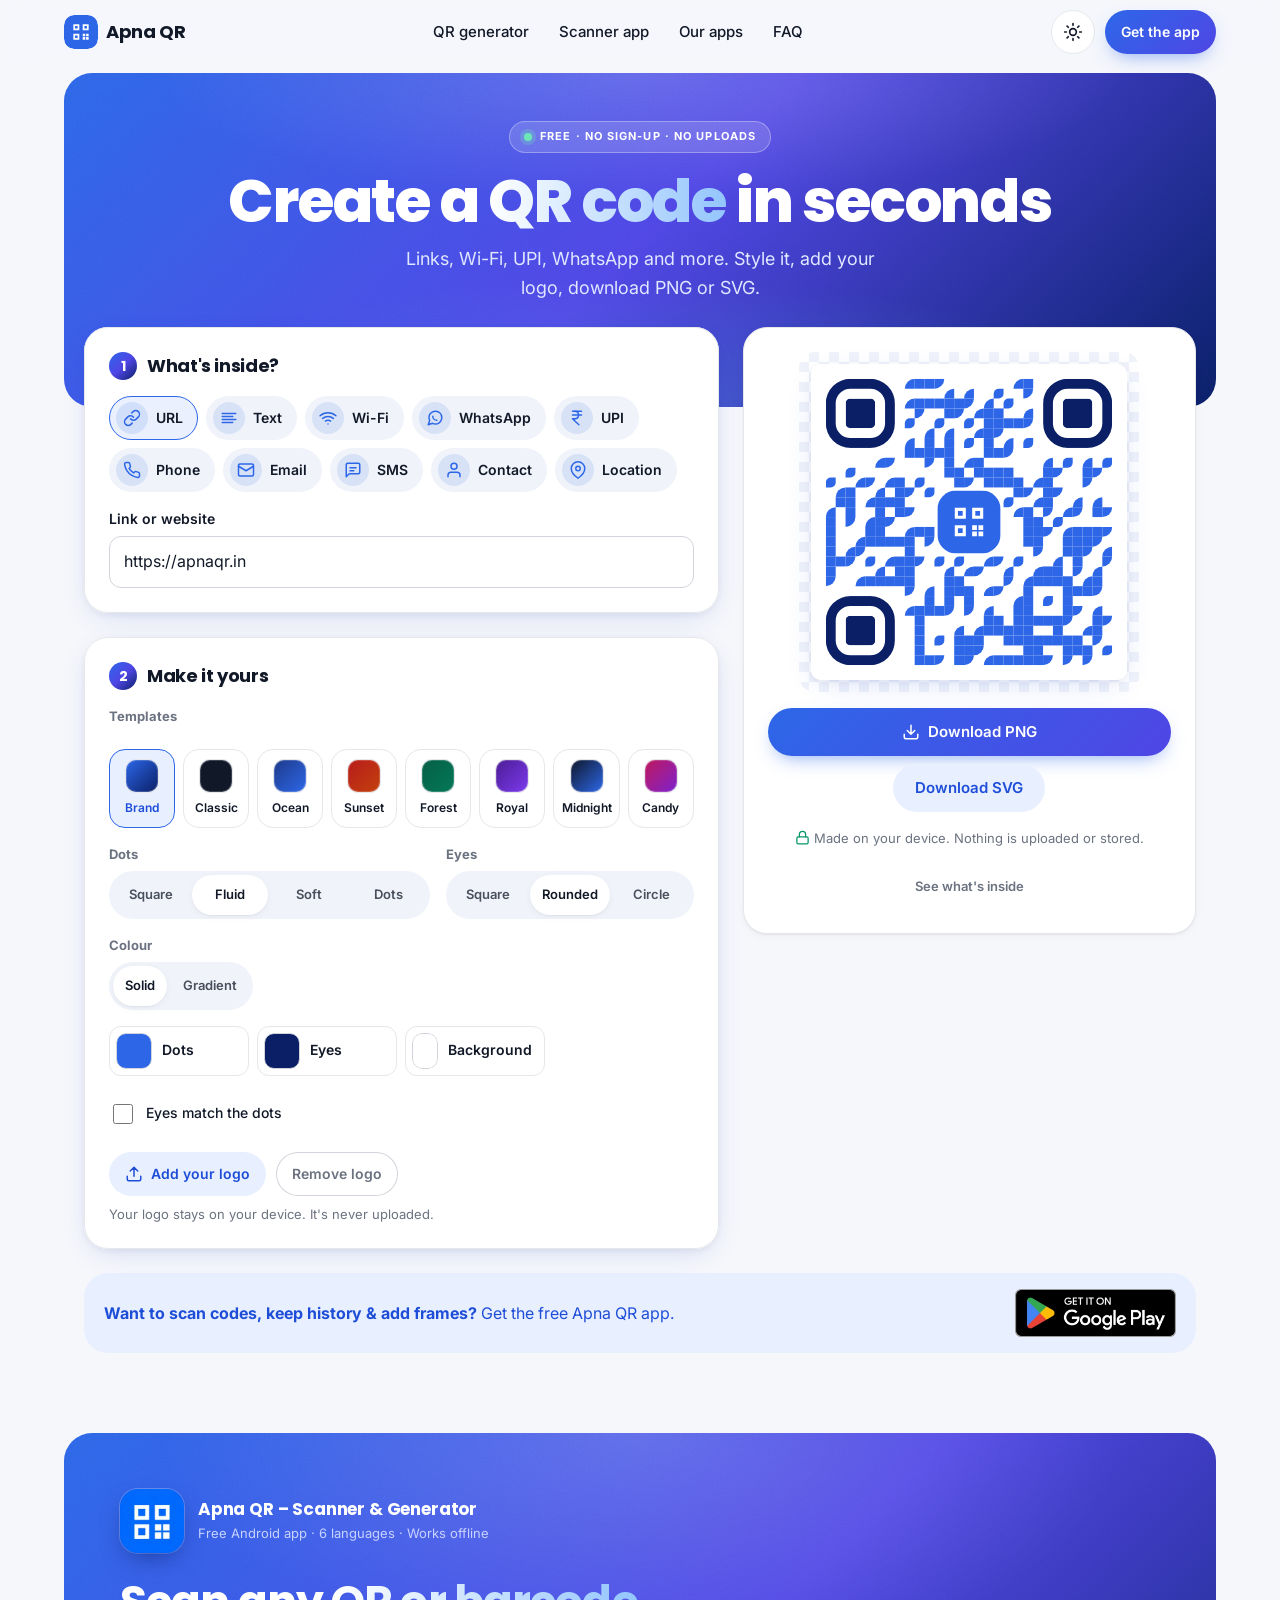
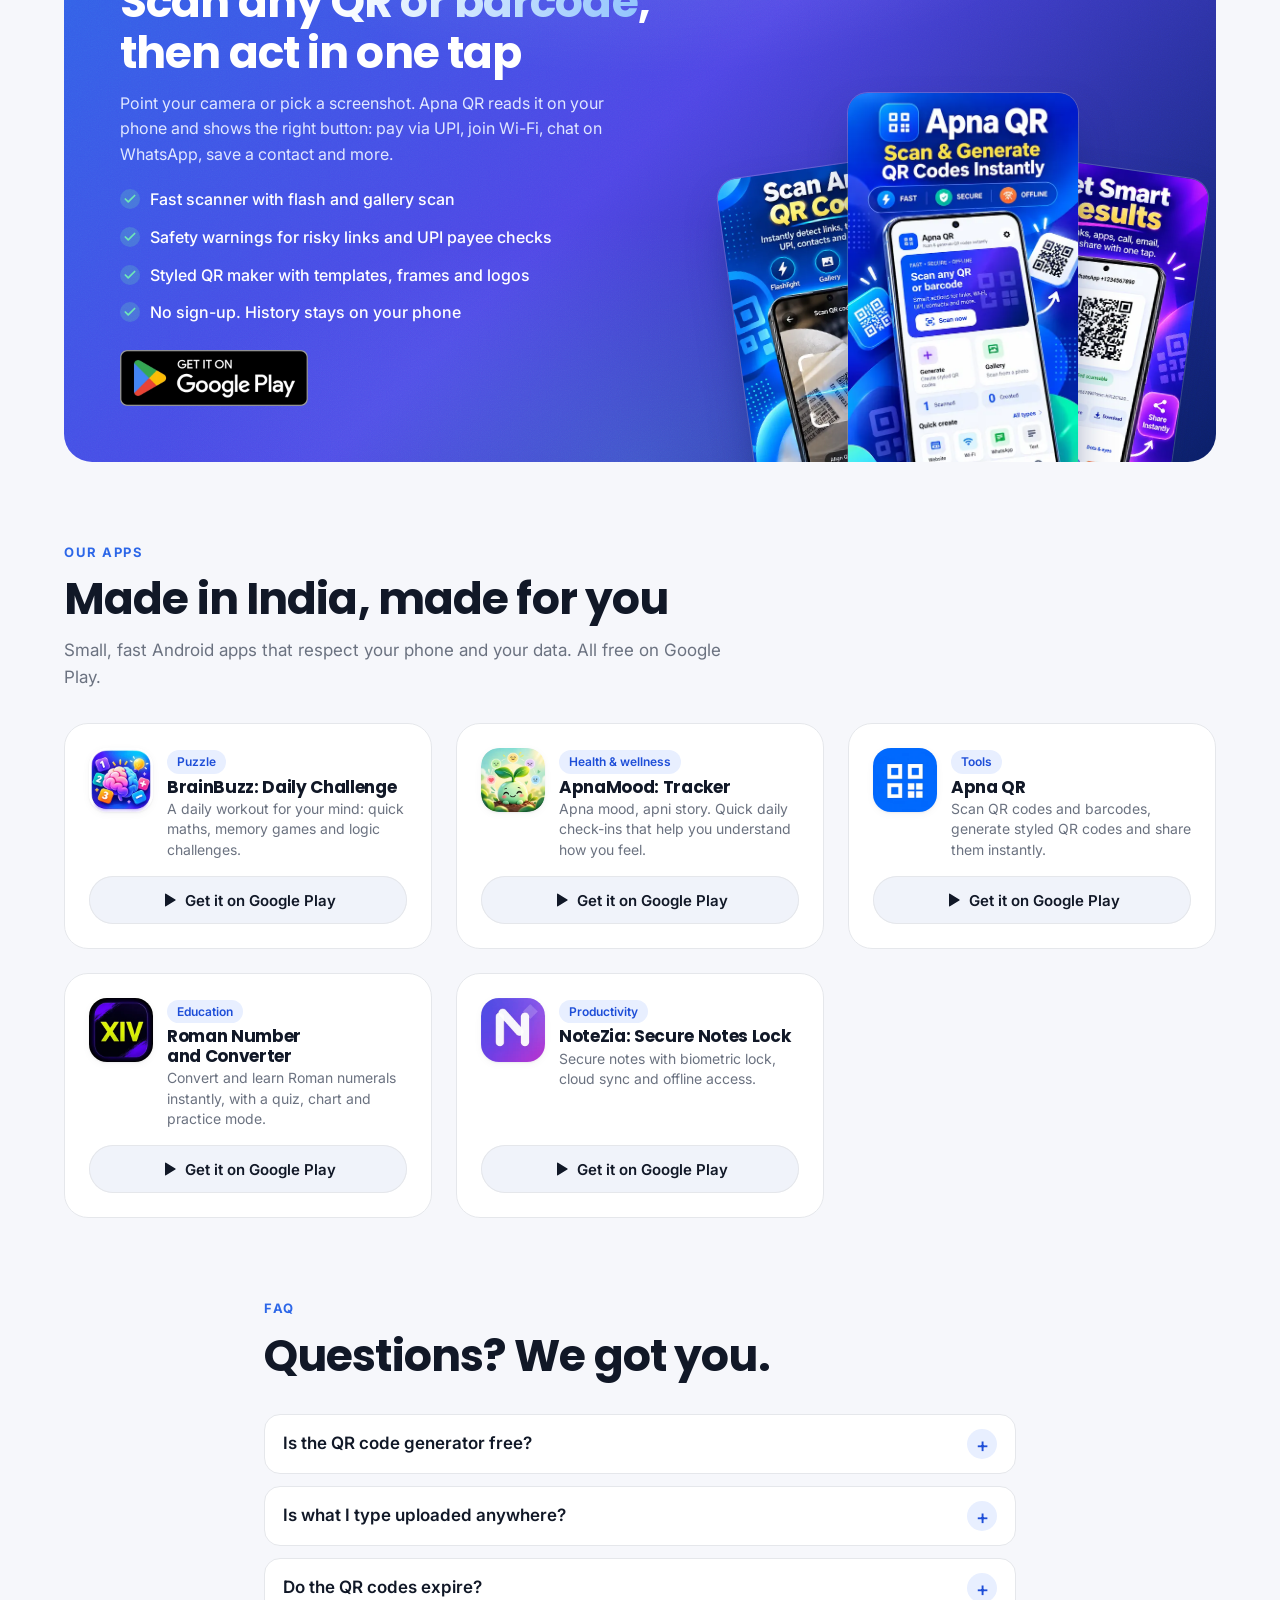
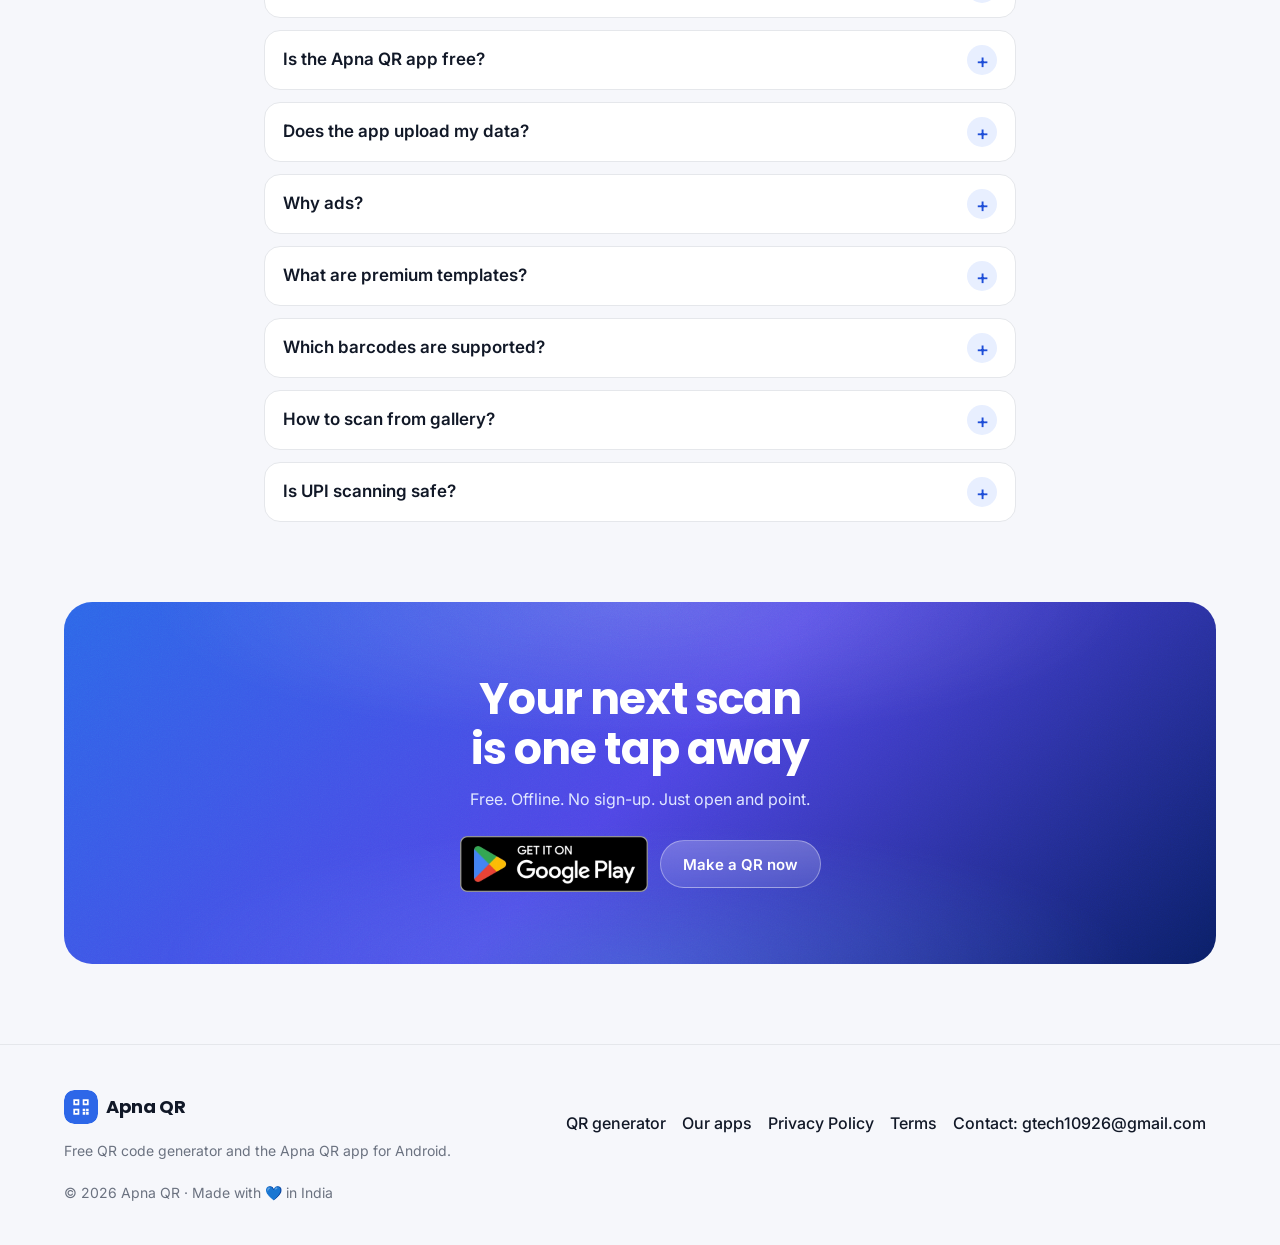
<file: index.html>
<!doctype html>
<html lang="en-IN">
<head>
<meta charset="utf-8">
<meta name="viewport" content="width=device-width, initial-scale=1, viewport-fit=cover">
<title>Apna QR</title>
<meta name="description" content="Make a free QR code for links, text, Wi-Fi, WhatsApp, UPI, phone, email, SMS, contacts and locations. Custom colours, dots, eyes and logo. Download PNG or SVG. Runs 100% in your browser. Plus the Apna QR app for Android.">
<link rel="canonical" href="https://apnaqr.in/">
<link rel="alternate" href="android-app://com.app.apnaqrscanner/https/apnaqr.in/">
<meta name="theme-color" content="#2D67E8">
<meta name="color-scheme" content="light dark">
<meta property="og:type" content="website">
<meta property="og:site_name" content="Apna QR">
<meta property="og:locale" content="en_IN">
<meta property="og:url" content="https://apnaqr.in/">
<meta property="og:title" content="Apna QR – Free QR Code Generator">
<meta property="og:description" content="Make styled QR codes for links, Wi-Fi, UPI, WhatsApp and more. PNG &amp; SVG downloads. 100% in your browser, nothing uploaded.">
<meta property="og:image" content="https://apnaqr.in/assets/img/og-image.jpg">
<meta property="og:image:width" content="1200">
<meta property="og:image:height" content="630">
<meta property="og:image:alt" content="Apna QR: Free QR code generator">
<meta name="twitter:card" content="summary_large_image">
<meta name="twitter:title" content="Apna QR – Free QR Code Generator">
<meta name="twitter:description" content="Make styled QR codes for links, Wi-Fi, UPI, WhatsApp and more. PNG &amp; SVG downloads, nothing uploaded.">
<meta name="twitter:image" content="https://apnaqr.in/assets/img/og-image.jpg">
<meta name="google-adsense-account" content="ca-pub-2294761279203706">
<link rel="icon" href="/favicon.ico" sizes="48x48">
<link rel="apple-touch-icon" href="/assets/img/apple-touch-icon.png">
<link rel="manifest" href="/manifest.webmanifest">
<link rel="preconnect" href="https://fonts.googleapis.com">
<link rel="preconnect" href="https://fonts.gstatic.com" crossorigin>
<link rel="stylesheet" href="https://fonts.googleapis.com/css2?family=Inter:wght@400;500;600;700&amp;family=Poppins:wght@700;800&amp;display=swap" media="print" onload="this.media='all'">
<noscript><link rel="stylesheet" href="https://fonts.googleapis.com/css2?family=Inter:wght@400;500;600;700&amp;family=Poppins:wght@700;800&amp;display=swap"></noscript>
<link rel="stylesheet" href="/assets/css/styles.css">
<link rel="preload" href="/assets/vendor/qr-code-styling-1.9.2.min.js" as="script">
<script>(function(){var d=document.documentElement;d.className+=' js';try{var t=localStorage.getItem('apnaqr-theme');if(t==='light'||t==='dark')d.setAttribute('data-theme',t)}catch(e){}})();</script>
<script src="/assets/js/main.js" defer></script>
<script src="/assets/js/generator.js" defer></script>
<script src="/assets/js/ads.js" defer></script>
<script type="application/ld+json">
{
  "@context": "https://schema.org",
  "@type": "WebApplication",
  "name": "Apna QR",
  "url": "https://apnaqr.in/",
  "description": "Free online QR code generator for links, text, Wi-Fi, WhatsApp, UPI, phone, email, SMS, contacts and locations, with custom colours, dot and eye styles, logos, and PNG or SVG downloads. Runs entirely in the browser.",
  "applicationCategory": "UtilitiesApplication",
  "operatingSystem": "Any",
  "browserRequirements": "Requires JavaScript",
  "isAccessibleForFree": true,
  "publisher": { "@type": "Organization", "name": "Apna QR", "url": "https://apnaqr.in/", "email": "gtech10926@gmail.com" },
  "offers": { "@type": "Offer", "price": "0", "priceCurrency": "INR" }
}
</script>
<script type="application/ld+json">
{
  "@context": "https://schema.org",
  "@type": "SoftwareApplication",
  "name": "Apna QR – Scanner & Generator",
  "alternateName": "Apna QR",
  "url": "https://apnaqr.in/",
  "image": "https://apnaqr.in/assets/img/icon-512.png",
  "screenshot": "https://apnaqr.in/assets/img/screens/apnaqr-1.webp",
  "description": "Fast, secure, offline QR and barcode scanner with smart actions for UPI, Wi-Fi, WhatsApp, contacts and more, plus a styled QR code generator.",
  "operatingSystem": "ANDROID",
  "applicationCategory": "UtilitiesApplication",
  "downloadUrl": "https://play.google.com/store/apps/details?id=com.app.apnaqrscanner",
  "installUrl": "https://play.google.com/store/apps/details?id=com.app.apnaqrscanner",
  "inLanguage": ["en", "hi", "ta", "te", "bn", "mr"],
  "offers": { "@type": "Offer", "price": "0", "priceCurrency": "INR" }
}
</script>
<script type="application/ld+json">
{
  "@context": "https://schema.org",
  "@type": "FAQPage",
  "mainEntity": [
    { "@type": "Question", "name": "Is the QR code generator free?", "acceptedAnswer": { "@type": "Answer", "text": "Yes. Every QR type, style, logo option and PNG or SVG download is free, with no sign-up and no watermark." } },
    { "@type": "Question", "name": "Is what I type uploaded anywhere?", "acceptedAnswer": { "@type": "Answer", "text": "No. The generator runs entirely in your browser. Your text, Wi-Fi password, UPI ID and logo never leave your device, and we don't store any QR codes." } },
    { "@type": "Question", "name": "Do the QR codes expire?", "acceptedAnswer": { "@type": "Answer", "text": "No. These are static QR codes: the content is stored inside the code itself, so they keep working for as long as the link, number or details inside them are valid." } },
    { "@type": "Question", "name": "Is the Apna QR app free?", "acceptedAnswer": { "@type": "Answer", "text": "Yes. The scanner, smart actions, history and QR maker are free. There is no subscription and no sign-up." } },
    { "@type": "Question", "name": "Does the app upload my data?", "acceptedAnswer": { "@type": "Answer", "text": "No. Codes are read on your phone, and your scan and create history stays in a database on your device. We don't run a server that stores your codes." } },
    { "@type": "Question", "name": "Why ads?", "acceptedAnswer": { "@type": "Answer", "text": "Ads keep Apna QR free. You see a small banner, and a short video only when you choose to unlock something. In the EEA and UK you are asked for consent before any personalised ads." } },
    { "@type": "Question", "name": "What are premium templates?", "acceptedAnswer": { "@type": "Answer", "text": "A few QR style templates in the app are premium. Watch one short video and they unlock for the rest of the session. No payment needed." } },
    { "@type": "Question", "name": "Which barcodes are supported?", "acceptedAnswer": { "@type": "Answer", "text": "QR Code, Data Matrix, Aztec, PDF417, EAN-13, EAN-8, UPC-A, UPC-E, Code 128, Code 39, Code 93, Codabar and ITF." } },
    { "@type": "Question", "name": "How to scan from gallery?", "acceptedAnswer": { "@type": "Answer", "text": "On the scan screen, tap the gallery button and pick a photo or screenshot. Apna QR reads the code on your phone; the image is never uploaded." } },
    { "@type": "Question", "name": "Is UPI scanning safe?", "acceptedAnswer": { "@type": "Answer", "text": "Apna QR only reads the UPI code and opens the UPI app you pick. It never sees your PIN or touches your money. Always check the payee name in your UPI app before paying; Apna QR reminds you every time." } }
  ]
}
</script>
</head>
<body>
<a class="skip-link" href="#create">Skip to QR generator</a>

<header class="nav" data-nav>
  <div class="container nav__inner">
    <a class="brand" href="/" aria-label="Apna QR home">
      <img src="/assets/img/logo-mark.svg" width="34" height="34" alt="">
      <span>Apna QR</span>
    </a>
    <nav class="nav__links" id="nav-links" aria-label="Primary">
      <a href="#create">QR generator</a>
      <a href="#scanner">Scanner app</a>
      <a href="#apps">Our apps</a>
      <a href="#faq">FAQ</a>
    </nav>
    <div class="nav__actions">
      <button class="icon-btn" type="button" data-theme-toggle aria-label="Switch to dark mode">
        <svg class="i i-theme-sun" aria-hidden="true"><use href="/assets/img/icons.svg#i-sun"/></svg>
        <svg class="i i-theme-moon" aria-hidden="true"><use href="/assets/img/icons.svg#i-moon"/></svg>
      </button>
      <a class="btn btn--grad btn--sm magnetic" href="https://play.google.com/store/apps/details?id=com.app.apnaqrscanner" rel="noopener">Get the app</a>
      <button class="icon-btn nav__menu" type="button" data-menu-toggle aria-expanded="false" aria-controls="nav-links" aria-label="Open menu">
        <svg class="i" aria-hidden="true"><use href="/assets/img/icons.svg#i-menu"/></svg>
      </button>
    </div>
  </div>
</header>

<main id="main">
  <!-- 1. QR generator -->
  <section class="gen-hero" id="create" aria-labelledby="create-title">
    <div class="container">
      <div class="gen-hero__band grain" data-hero>
        <div class="hero__cursor" aria-hidden="true"></div>
        <p class="eyebrow">Free · No sign-up · No uploads</p>
        <h1 id="create-title">Create a <span class="grad-word">QR code</span> in seconds</h1>
        <p class="gen-hero__sub">Links, Wi-Fi, UPI, WhatsApp and more. Style it, add your logo, download PNG or SVG.</p>
      </div>
<!-- GENERATOR:START -->
      <form class="gen" data-generator novalidate>
        <fieldset class="gen__content card">
          <legend class="gen__legend"><span class="step">1</span>What's inside?</legend>
          <div class="type-tabs" role="radiogroup" aria-label="QR code type">
            <label class="type-chip" style="--a: var(--c-url)"><input type="radio" name="qr-type" value="url" checked><span class="chip-ic chip-ic--sm"><svg class="i" aria-hidden="true"><use href="/assets/img/icons.svg#i-link"/></svg></span>URL</label>
            <label class="type-chip" style="--a: var(--c-text)"><input type="radio" name="qr-type" value="text"><span class="chip-ic chip-ic--sm"><svg class="i" aria-hidden="true"><use href="/assets/img/icons.svg#i-text"/></svg></span>Text</label>
            <label class="type-chip" style="--a: var(--c-wifi)"><input type="radio" name="qr-type" value="wifi"><span class="chip-ic chip-ic--sm"><svg class="i" aria-hidden="true"><use href="/assets/img/icons.svg#i-wifi"/></svg></span>Wi-Fi</label>
            <label class="type-chip" style="--a: var(--c-whatsapp)"><input type="radio" name="qr-type" value="whatsapp"><span class="chip-ic chip-ic--sm"><svg class="i" aria-hidden="true"><use href="/assets/img/icons.svg#i-whatsapp"/></svg></span>WhatsApp</label>
            <label class="type-chip" style="--a: var(--c-upi)"><input type="radio" name="qr-type" value="upi"><span class="chip-ic chip-ic--sm"><svg class="i" aria-hidden="true"><use href="/assets/img/icons.svg#i-upi"/></svg></span>UPI</label>
            <label class="type-chip" style="--a: var(--c-phone)"><input type="radio" name="qr-type" value="phone"><span class="chip-ic chip-ic--sm"><svg class="i" aria-hidden="true"><use href="/assets/img/icons.svg#i-phone"/></svg></span>Phone</label>
            <label class="type-chip" style="--a: var(--c-email)"><input type="radio" name="qr-type" value="email"><span class="chip-ic chip-ic--sm"><svg class="i" aria-hidden="true"><use href="/assets/img/icons.svg#i-mail"/></svg></span>Email</label>
            <label class="type-chip" style="--a: var(--c-sms)"><input type="radio" name="qr-type" value="sms"><span class="chip-ic chip-ic--sm"><svg class="i" aria-hidden="true"><use href="/assets/img/icons.svg#i-sms"/></svg></span>SMS</label>
            <label class="type-chip" style="--a: var(--c-contact)"><input type="radio" name="qr-type" value="contact"><span class="chip-ic chip-ic--sm"><svg class="i" aria-hidden="true"><use href="/assets/img/icons.svg#i-user"/></svg></span>Contact</label>
            <label class="type-chip" style="--a: var(--c-location)"><input type="radio" name="qr-type" value="location"><span class="chip-ic chip-ic--sm"><svg class="i" aria-hidden="true"><use href="/assets/img/icons.svg#i-pin"/></svg></span>Location</label>
          </div>

          <div class="fields" data-fields="url">
            <label class="field field--full"><span>Link or website</span><input name="url" type="text" inputmode="url" autocomplete="url" autocapitalize="none" spellcheck="false" placeholder="apnaqr.in" value="https://apnaqr.in"></label>
          </div>
          <div class="fields" data-fields="text" hidden>
            <label class="field field--full"><span>Your text</span><textarea name="text" rows="3" placeholder="Anything you want to share"></textarea></label>
          </div>
          <div class="fields" data-fields="wifi" hidden>
            <label class="field"><span>Network name (SSID)</span><input name="ssid" type="text" autocomplete="off" placeholder="Sharma Home 5G"></label>
            <label class="field"><span>Password</span><input name="password" type="text" autocomplete="off" spellcheck="false" placeholder="••••••••"></label>
            <label class="field"><span>Security</span>
              <select name="security"><option value="WPA">WPA/WPA2/WPA3</option><option value="WEP">WEP</option><option value="nopass">None (open)</option></select>
            </label>
            <label class="check"><input name="hidden" type="checkbox"><span>Hidden network</span></label>
          </div>
          <div class="fields" data-fields="whatsapp" hidden>
            <label class="field"><span>WhatsApp number (with country code)</span><input name="waNumber" type="tel" autocomplete="tel" placeholder="91 98765 43210"></label>
            <label class="field field--full"><span>Message (optional)</span><textarea name="waMessage" rows="2" placeholder="Hi! I saw your QR 👋"></textarea></label>
          </div>
          <div class="fields" data-fields="upi" hidden>
            <label class="field"><span>UPI ID</span><input name="vpa" type="text" autocomplete="off" autocapitalize="none" spellcheck="false" placeholder="yourname@okbank"></label>
            <label class="field"><span>Payee name</span><input name="payee" type="text" autocomplete="name" placeholder="Chai Point"></label>
            <label class="field"><span>Amount in ₹ (optional)</span><input name="amount" type="text" inputmode="decimal" placeholder="50"></label>
            <label class="field"><span>Note (optional)</span><input name="note" type="text" placeholder="Cutting chai"></label>
          </div>
          <div class="fields" data-fields="phone" hidden>
            <label class="field"><span>Phone number</span><input name="phone" type="tel" autocomplete="tel" placeholder="+91 98765 43210"></label>
          </div>
          <div class="fields" data-fields="email" hidden>
            <label class="field"><span>Email to</span><input name="emailTo" type="email" autocomplete="email" placeholder="hello@example.com"></label>
            <label class="field"><span>Subject (optional)</span><input name="emailSubject" type="text"></label>
            <label class="field field--full"><span>Message (optional)</span><textarea name="emailBody" rows="2"></textarea></label>
          </div>
          <div class="fields" data-fields="sms" hidden>
            <label class="field"><span>Phone number</span><input name="smsNumber" type="tel" autocomplete="tel" placeholder="+91 98765 43210"></label>
            <label class="field field--full"><span>Message (optional)</span><textarea name="smsMessage" rows="2"></textarea></label>
          </div>
          <div class="fields" data-fields="contact" hidden>
            <label class="field"><span>Full name</span><input name="cName" type="text" autocomplete="name" placeholder="Riya Sharma"></label>
            <label class="field"><span>Phone</span><input name="cPhone" type="tel" autocomplete="tel"></label>
            <label class="field"><span>Email</span><input name="cEmail" type="email" autocomplete="email"></label>
            <label class="field"><span>Company</span><input name="cOrg" type="text" autocomplete="organization"></label>
            <label class="field"><span>Address</span><input name="cAddress" type="text" autocomplete="street-address"></label>
            <label class="field"><span>Website</span><input name="cWebsite" type="text" inputmode="url" autocomplete="url"></label>
          </div>
          <div class="fields" data-fields="location" hidden>
            <label class="field"><span>Latitude</span><input name="lat" type="text" inputmode="decimal" placeholder="28.6139"></label>
            <label class="field"><span>Longitude</span><input name="lng" type="text" inputmode="decimal" placeholder="77.2090"></label>
            <label class="field"><span>Label (optional)</span><input name="geoLabel" type="text" placeholder="Shaadi venue"></label>
            <button class="btn btn--soft btn--sm" type="button" data-geo><svg class="i" aria-hidden="true"><use href="/assets/img/icons.svg#i-pin"/></svg>Use my location</button>
          </div>
        </fieldset>

        <div class="gen__preview">
          <div class="preview card">
            <div class="preview__qr" data-qr-out role="img" aria-label="QR code preview">
              <noscript><p class="gen__hint">Turn on JavaScript to use the QR generator.</p></noscript>
            </div>
            <p class="preview__warn" data-contrast-warn hidden role="status"><svg class="i" aria-hidden="true"><use href="/assets/img/icons.svg#i-alert"/></svg>Hard to scan with this style</p>
            <p class="preview__error" data-error hidden role="status"></p>
            <div class="preview__actions">
              <button type="button" class="btn btn--grad magnetic" data-download="png"><svg class="i" aria-hidden="true"><use href="/assets/img/icons.svg#i-download"/></svg>Download PNG</button>
              <button type="button" class="btn btn--soft" data-download="svg">Download SVG</button>
              <button type="button" class="btn btn--soft" data-share hidden><svg class="i" aria-hidden="true"><use href="/assets/img/icons.svg#i-share"/></svg>Share</button>
            </div>
            <p class="preview__note"><svg class="i" aria-hidden="true"><use href="/assets/img/icons.svg#i-lock"/></svg>Made on your device. Nothing is uploaded or stored.</p>
            <details class="payload">
              <summary>See what's inside</summary>
              <code data-payload></code>
            </details>
          </div>
        </div>

        <fieldset class="gen__style card">
          <legend class="gen__legend"><span class="step">2</span>Make it yours</legend>
          <p class="gen__label" id="tpl-label">Templates</p>
          <div class="templates" role="group" aria-labelledby="tpl-label">
            <button type="button" class="tpl" data-template="brand" style="--s1:#2D67E8;--s2:#0A1F66">Brand</button>
            <button type="button" class="tpl" data-template="classic" style="--s1:#111827;--s2:#111827">Classic</button>
            <button type="button" class="tpl" data-template="ocean" style="--s1:#1E3A8A;--s2:#2D67E8">Ocean</button>
            <button type="button" class="tpl" data-template="sunset" style="--s1:#B91C1C;--s2:#C2410C">Sunset</button>
            <button type="button" class="tpl" data-template="forest" style="--s1:#065F46;--s2:#047857">Forest</button>
            <button type="button" class="tpl" data-template="royal" style="--s1:#4C1D95;--s2:#7C3AED">Royal</button>
            <button type="button" class="tpl" data-template="midnight" style="--s1:#0F172A;--s2:#2D67E8">Midnight</button>
            <button type="button" class="tpl" data-template="candy" style="--s1:#BE185D;--s2:#7E22CE">Candy</button>
          </div>

          <div class="seg-row">
            <div class="seg-block">
              <p class="gen__label" id="dots-label">Dots</p>
              <div class="seg" role="radiogroup" aria-labelledby="dots-label">
                <label><input type="radio" name="dot" value="square" checked><span>Square</span></label>
                <label><input type="radio" name="dot" value="classy-rounded"><span>Fluid</span></label>
                <label><input type="radio" name="dot" value="rounded"><span>Soft</span></label>
                <label><input type="radio" name="dot" value="dots"><span>Dots</span></label>
              </div>
            </div>
            <div class="seg-block">
              <p class="gen__label" id="eyes-label">Eyes</p>
              <div class="seg" role="radiogroup" aria-labelledby="eyes-label">
                <label><input type="radio" name="eye" value="square" checked><span>Square</span></label>
                <label><input type="radio" name="eye" value="rounded"><span>Rounded</span></label>
                <label><input type="radio" name="eye" value="circle"><span>Circle</span></label>
              </div>
            </div>
          </div>

          <div class="seg-block">
            <p class="gen__label" id="fill-label">Colour</p>
            <div class="seg seg--fit" role="radiogroup" aria-labelledby="fill-label">
              <label><input type="radio" name="fill" value="solid" checked><span>Solid</span></label>
              <label><input type="radio" name="fill" value="gradient"><span>Gradient</span></label>
            </div>
          </div>
          <div class="colors">
            <label class="color"><input type="color" name="fg1" value="#111827"><span>Dots</span></label>
            <label class="color" data-grad-only hidden><input type="color" name="fg2" value="#2D67E8"><span>Dots end</span></label>
            <label class="color"><input type="color" name="eyeColor" value="#111827"><span>Eyes</span></label>
            <label class="color"><input type="color" name="bg" value="#FFFFFF"><span>Background</span></label>
          </div>
          <label class="check"><input type="checkbox" name="eyeMatch" checked><span>Eyes match the dots</span></label>

          <div class="logo-row">
            <label class="btn btn--soft btn--sm file-btn">
              <svg class="i" aria-hidden="true"><use href="/assets/img/icons.svg#i-upload"/></svg>
              <span data-logo-label>Add your logo</span>
              <input type="file" name="logo" accept="image/png,image/jpeg,image/webp,image/svg+xml">
            </label>
            <button type="button" class="btn btn--ghost btn--sm" data-logo-remove hidden>Remove logo</button>
            <p class="gen__hint">Your logo stays on your device. It's never uploaded.</p>
          </div>
        </fieldset>
      </form>

      <div class="nudge">
        <p><b>Want to scan codes, keep history &amp; add frames?</b> Get the free Apna QR app.</p>
        <a class="play-badge play-badge--sm" href="https://play.google.com/store/apps/details?id=com.app.apnaqrscanner" rel="noopener"><img src="/assets/img/google-play-badge.webp" width="161" height="48" loading="lazy" alt="Get it on Google Play"></a>
      </div>
<!-- GENERATOR:END -->
    </div>
  </section>

  <!-- Ad: horizontal ad 1, below the QR generator. Shown by /assets/js/ads.js (real on apnaqr.in, demo on localhost) -->
  <aside class="ad-slot" data-ad-slot-key="horizontal-1" aria-label="Advertisement" hidden>
    <div class="container">
      <div class="ad-slot__box">
        <p class="ad-slot__label">Advertisement</p>
        <ins class="adsbygoogle ad-slot__unit" style="display:block" data-ad-format="horizontal" data-full-width-responsive="true"></ins>
      </div>
    </div>
  </aside>

  <!-- 2. Apna QR app -->
  <section class="section" id="scanner" aria-labelledby="scanner-title">
    <div class="container">
      <div class="app-promo grain reveal">
        <div class="app-promo__copy">
          <div class="app-promo__id">
            <img src="/assets/img/app-icon.webp" width="72" height="72" alt="Apna QR app icon">
            <div>
              <p class="app-promo__name">Apna QR – Scanner &amp; Generator</p>
              <p class="app-promo__meta">Free Android app · 6 languages · Works offline</p>
            </div>
          </div>
          <h2 id="scanner-title">Scan any <span class="grad-word">QR or barcode</span>, then act in one tap</h2>
          <p class="app-promo__sub">Point your camera or pick a screenshot. Apna QR reads it on your phone and shows the right button: pay via UPI, join Wi-Fi, chat on WhatsApp, save a contact and more.</p>
          <ul class="app-promo__points">
            <li><svg class="i" aria-hidden="true"><use href="/assets/img/icons.svg#i-check"/></svg>Fast scanner with flash and gallery scan</li>
            <li><svg class="i" aria-hidden="true"><use href="/assets/img/icons.svg#i-check"/></svg>Safety warnings for risky links and UPI payee checks</li>
            <li><svg class="i" aria-hidden="true"><use href="/assets/img/icons.svg#i-check"/></svg>Styled QR maker with templates, frames and logos</li>
            <li><svg class="i" aria-hidden="true"><use href="/assets/img/icons.svg#i-check"/></svg>No sign-up. History stays on your phone</li>
          </ul>
          <div class="hero__ctas">
            <a class="play-badge magnetic" href="https://play.google.com/store/apps/details?id=com.app.apnaqrscanner" rel="noopener">
              <img src="/assets/img/google-play-badge.webp" width="188" height="56" loading="lazy" alt="Get Apna QR on Google Play">
            </a>
          </div>
        </div>
        <div class="app-promo__shots" aria-hidden="true">
          <img src="/assets/img/screens/apnaqr-2.webp" width="480" height="853" loading="lazy" decoding="async" alt="">
          <img src="/assets/img/screens/apnaqr-1.webp" width="480" height="853" loading="lazy" decoding="async" alt="">
          <img src="/assets/img/screens/apnaqr-3.webp" width="480" height="853" loading="lazy" decoding="async" alt="">
        </div>
      </div>
    </div>
  </section>

  <!-- 3. Our apps -->
  <section class="section" id="apps" aria-labelledby="apps-title">
    <div class="container">
      <div class="section__head reveal">
        <p class="kicker">Our apps</p>
        <h2 id="apps-title">Made in India, made for you</h2>
        <p class="section__sub">Small, fast Android apps that respect your phone and your data. All free on Google Play.</p>
      </div>
      <ul class="apps">
        <li class="app-card reveal" style="--accent:#6C4BF4">
          <img src="/assets/img/apps/brainbuzz.webp" width="64" height="64" loading="lazy" alt="BrainBuzz app icon">
          <div class="app-card__body">
            <span class="app-card__tag">Puzzle</span>
            <h3>BrainBuzz: Daily Challenge</h3>
            <p>A daily workout for your mind: quick maths, memory games and logic challenges.</p>
          </div>
          <a class="btn btn--app" href="https://play.google.com/store/apps/details?id=com.app.dailybrainchallenge" rel="noopener" aria-label="Get BrainBuzz: Daily Challenge on Google Play"><svg class="i" aria-hidden="true"><use href="/assets/img/icons.svg#i-play"/></svg>Get it on Google Play</a>
        </li>
        <li class="app-card reveal" style="--accent:#3E7A62">
          <img src="/assets/img/apps/apnamood.webp" width="64" height="64" loading="lazy" alt="ApnaMood app icon">
          <div class="app-card__body">
            <span class="app-card__tag">Health &amp; wellness</span>
            <h3>ApnaMood: Tracker</h3>
            <p>Apna mood, apni story. Quick daily check-ins that help you understand how you feel.</p>
          </div>
          <a class="btn btn--app" href="https://play.google.com/store/apps/details?id=com.app.apnamood" rel="noopener" aria-label="Get ApnaMood: Tracker on Google Play"><svg class="i" aria-hidden="true"><use href="/assets/img/icons.svg#i-play"/></svg>Get it on Google Play</a>
        </li>
        <li class="app-card reveal" style="--accent:#2D67E8">
          <img src="/assets/img/apps/apnaqr.webp" width="64" height="64" loading="lazy" alt="Apna QR app icon">
          <div class="app-card__body">
            <span class="app-card__tag">Tools</span>
            <h3>Apna QR</h3>
            <p>Scan QR codes and barcodes, generate styled QR codes and share them instantly.</p>
          </div>
          <a class="btn btn--app" href="https://play.google.com/store/apps/details?id=com.app.apnaqrscanner" rel="noopener" aria-label="Get Apna QR on Google Play"><svg class="i" aria-hidden="true"><use href="/assets/img/icons.svg#i-play"/></svg>Get it on Google Play</a>
        </li>
        <li class="app-card reveal" style="--accent:#B4D400">
          <img src="/assets/img/apps/roman-number.webp" width="64" height="64" loading="lazy" alt="Roman Number and Converter app icon">
          <div class="app-card__body">
            <span class="app-card__tag">Education</span>
            <h3>Roman Number and Converter</h3>
            <p>Convert and learn Roman numerals instantly, with a quiz, chart and practice mode.</p>
          </div>
          <a class="btn btn--app" href="https://play.google.com/store/apps/details?id=com.app.romannumber" rel="noopener" aria-label="Get Roman Number and Converter on Google Play"><svg class="i" aria-hidden="true"><use href="/assets/img/icons.svg#i-play"/></svg>Get it on Google Play</a>
        </li>
        <li class="app-card reveal" style="--accent:#8B5CF6">
          <img src="/assets/img/apps/notezia.webp" width="64" height="64" loading="lazy" alt="NoteZia app icon">
          <div class="app-card__body">
            <span class="app-card__tag">Productivity</span>
            <h3>NoteZia: Secure Notes Lock</h3>
            <p>Secure notes with biometric lock, cloud sync and offline access.</p>
          </div>
          <a class="btn btn--app" href="https://play.google.com/store/apps/details?id=com.appgurjant.stickynotes" rel="noopener" aria-label="Get NoteZia: Secure Notes Lock on Google Play"><svg class="i" aria-hidden="true"><use href="/assets/img/icons.svg#i-play"/></svg>Get it on Google Play</a>
        </li>
      </ul>
    </div>
  </section>

  <!-- Ad: horizontal ad 2, between Our apps and FAQ. Shown by /assets/js/ads.js (real on apnaqr.in, demo on localhost) -->
  <aside class="ad-slot" data-ad-slot-key="horizontal-2" aria-label="Advertisement" hidden>
    <div class="container">
      <div class="ad-slot__box">
        <p class="ad-slot__label">Advertisement</p>
        <ins class="adsbygoogle ad-slot__unit" style="display:block" data-ad-format="horizontal" data-full-width-responsive="true"></ins>
      </div>
    </div>
  </aside>

  <!-- FAQ -->
  <section class="section" id="faq" aria-labelledby="faq-title">
    <div class="container container--narrow">
      <div class="section__head reveal">
        <p class="kicker">FAQ</p>
        <h2 id="faq-title">Questions? We got you.</h2>
      </div>
      <div class="faq reveal">
        <details>
          <summary>Is the QR code generator free?</summary>
          <p>Yes. Every QR type, style, logo option and PNG or SVG download is free, with no sign-up and no watermark.</p>
        </details>
        <details>
          <summary>Is what I type uploaded anywhere?</summary>
          <p>No. The generator runs entirely in your browser. Your text, Wi-Fi password, UPI ID and logo never leave your device, and we don't store any QR codes.</p>
        </details>
        <details>
          <summary>Do the QR codes expire?</summary>
          <p>No. These are static QR codes: the content is stored inside the code itself, so they keep working for as long as the link, number or details inside them are valid.</p>
        </details>
        <details>
          <summary>Is the Apna QR app free?</summary>
          <p>Yes. The scanner, smart actions, history and QR maker are free. There is no subscription and no sign-up.</p>
        </details>
        <details>
          <summary>Does the app upload my data?</summary>
          <p>No. Codes are read on your phone, and your scan and create history stays in a database on your device. We don't run a server that stores your codes.</p>
        </details>
        <details>
          <summary>Why ads?</summary>
          <p>Ads keep Apna QR free. You see a small banner, and a short video only when you choose to unlock something. In the EEA and UK you are asked for consent before any personalised ads.</p>
        </details>
        <details>
          <summary>What are premium templates?</summary>
          <p>A few QR style templates in the app are premium. Watch one short video and they unlock for the rest of the session. No payment needed.</p>
        </details>
        <details>
          <summary>Which barcodes are supported?</summary>
          <p>QR Code, Data Matrix, Aztec, PDF417, EAN-13, EAN-8, UPC-A, UPC-E, Code 128, Code 39, Code 93, Codabar and ITF.</p>
        </details>
        <details>
          <summary>How to scan from gallery?</summary>
          <p>On the scan screen, tap the gallery button and pick a photo or screenshot. Apna QR reads the code on your phone; the image is never uploaded.</p>
        </details>
        <details>
          <summary>Is UPI scanning safe?</summary>
          <p>Apna QR only reads the UPI code and opens the UPI app you pick. It never sees your PIN or touches your money. Always check the payee name in your UPI app before paying; Apna QR reminds you every time.</p>
        </details>
      </div>
    </div>
  </section>

  <!-- CTA band -->
  <section class="section"aria-labelledby="cta-title">
    <div class="container">
      <div class="cta grain reveal">
        <h2 id="cta-title">Your next scan is one tap away</h2>
        <p>Free. Offline. No sign-up. Just open and point.</p>
        <div class="hero__ctas">
          <a class="play-badge magnetic" href="https://play.google.com/store/apps/details?id=com.app.apnaqrscanner" rel="noopener"><img src="/assets/img/google-play-badge.webp" width="188" height="56" loading="lazy" alt="Get it on Google Play"></a>
          <a class="btn btn--glass magnetic" href="#create">Make a QR now</a>
        </div>
      </div>
    </div>
  </section>
</main>

<footer class="footer">
  <div class="container footer__inner">
    <div class="footer__brand">
      <a class="brand" href="/" aria-label="Apna QR home"><img src="/assets/img/logo-mark.svg" width="34" height="34" alt=""><span>Apna QR</span></a>
      <p>Free QR code generator and the Apna QR app for Android.</p>
    </div>
    <nav class="footer__links" aria-label="Footer">
      <a href="/create/">QR generator</a>
      <a href="/#apps">Our apps</a>
      <a href="/privacy.html">Privacy Policy</a>
      <a href="/terms.html">Terms</a>
      <a href="/privacy.html#ads" data-ad-privacy hidden>Ad privacy choices</a>
      <a href="mailto:gtech10926@gmail.com">Contact: gtech10926@gmail.com</a>
    </nav>
    <p class="footer__legal">© <span data-year>2026</span> Apna QR · Made with 💙 in India</p>
  </div>
</footer>
<canvas class="confetti" data-confetti aria-hidden="true"></canvas>
</body>
</html>
</file>
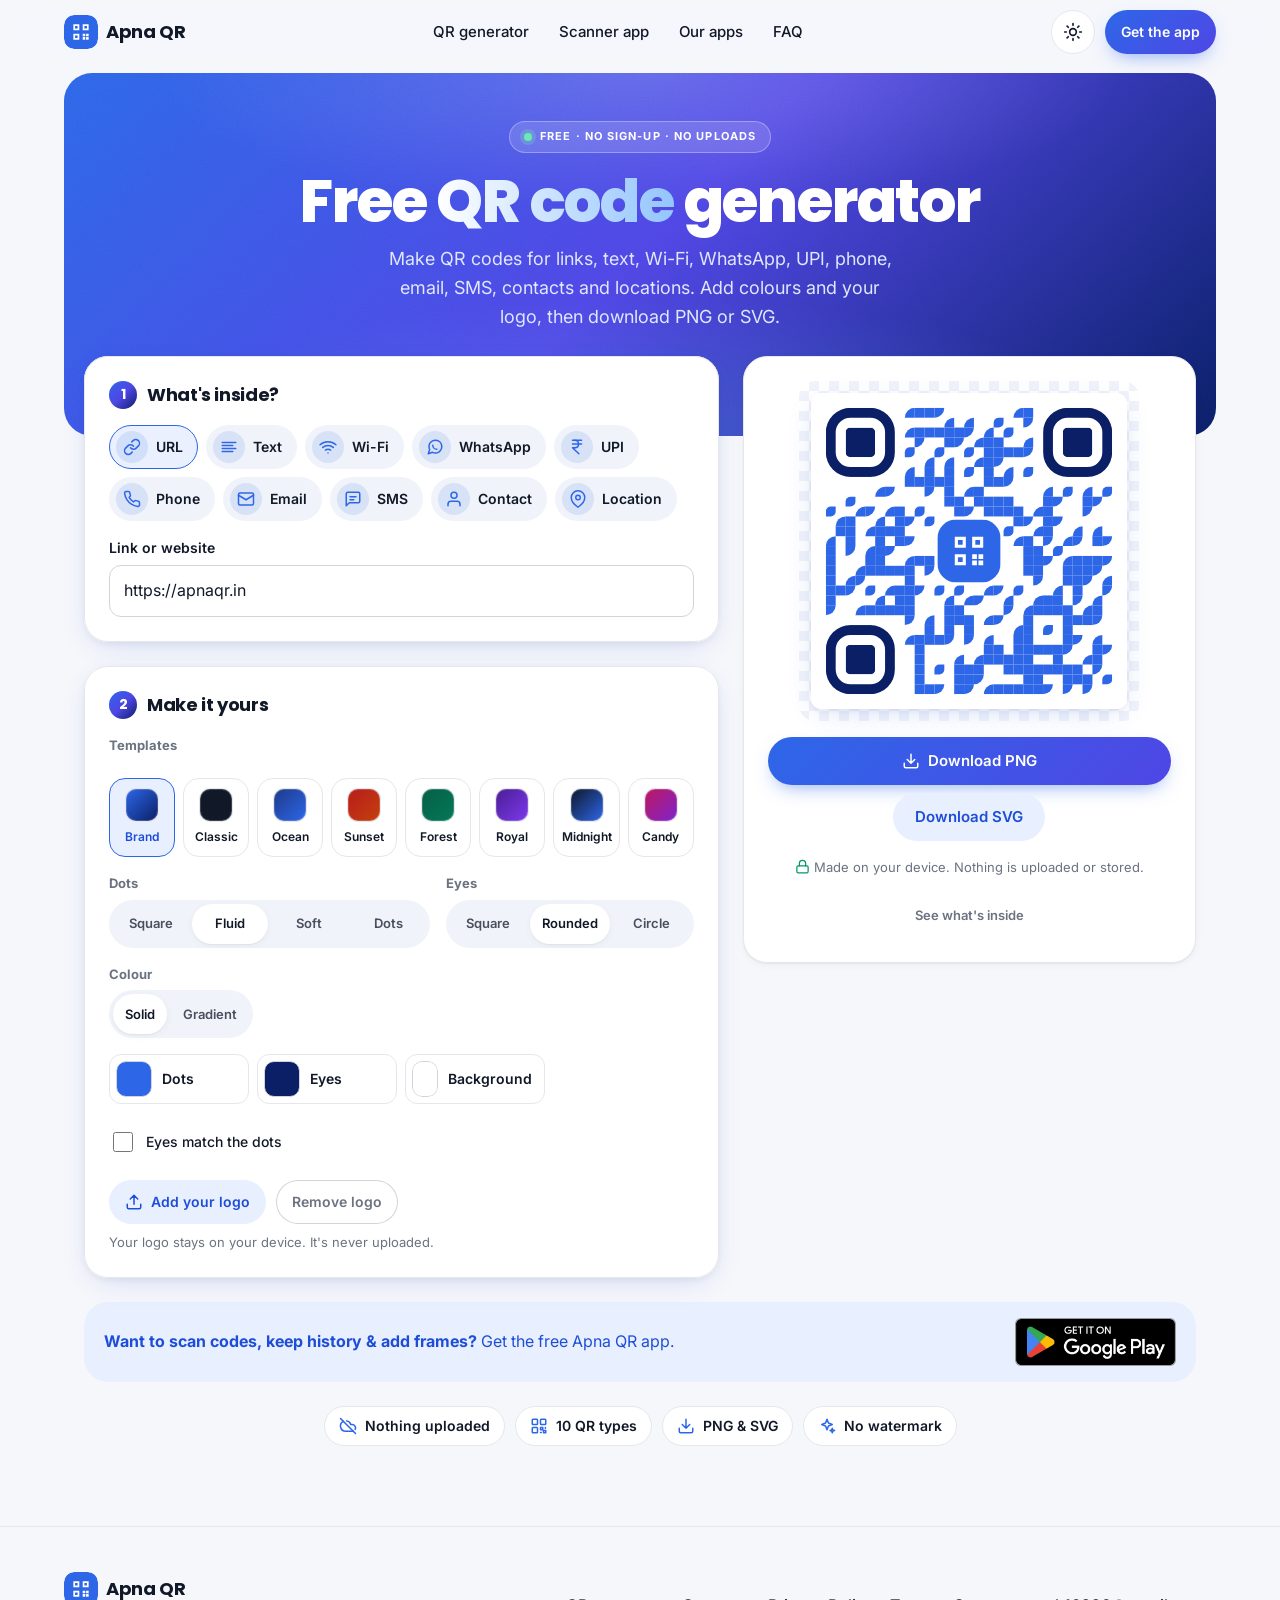
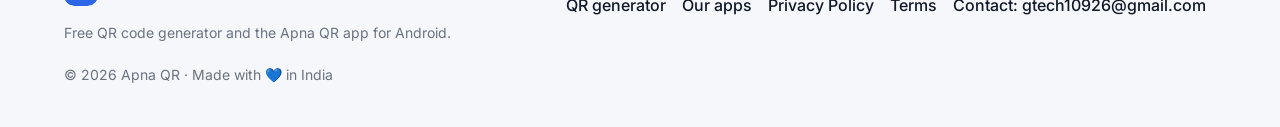
<file: create/index.html>
<!doctype html>
<html lang="en-IN">
<head>
<meta charset="utf-8">
<meta name="viewport" content="width=device-width, initial-scale=1, viewport-fit=cover">
<title>Free QR Code Generator | Apna QR</title>
<meta name="description" content="Make a free styled QR code for links, Wi-Fi, UPI, WhatsApp, contacts and more. Custom dots, eyes, gradients and your logo. Runs 100% in your browser.">
<link rel="canonical" href="https://apnaqr.in/create/">
<meta name="theme-color" content="#2D67E8">
<meta name="color-scheme" content="light dark">
<meta property="og:type" content="website">
<meta property="og:site_name" content="Apna QR">
<meta property="og:url" content="https://apnaqr.in/create/">
<meta property="og:title" content="Free QR Code Generator | Apna QR">
<meta property="og:description" content="Make a free styled QR code for links, Wi-Fi, UPI, WhatsApp, contacts and more. Custom dots, eyes, gradients and your logo. Runs 100% in your browser.">
<meta property="og:image" content="https://apnaqr.in/assets/img/og-image.jpg">
<meta property="og:image:width" content="1200">
<meta property="og:image:height" content="630">
<meta name="twitter:card" content="summary_large_image">
<meta name="twitter:image" content="https://apnaqr.in/assets/img/og-image.jpg">
<link rel="icon" href="/favicon.ico" sizes="48x48">
<link rel="apple-touch-icon" href="/assets/img/apple-touch-icon.png">
<link rel="manifest" href="/manifest.webmanifest">
<link rel="preconnect" href="https://fonts.googleapis.com">
<link rel="preconnect" href="https://fonts.gstatic.com" crossorigin>
<link rel="stylesheet" href="https://fonts.googleapis.com/css2?family=Inter:wght@400;500;600;700&amp;family=Poppins:wght@700;800&amp;display=swap" media="print" onload="this.media='all'">
<noscript><link rel="stylesheet" href="https://fonts.googleapis.com/css2?family=Inter:wght@400;500;600;700&amp;family=Poppins:wght@700;800&amp;display=swap"></noscript>
<link rel="stylesheet" href="/assets/css/styles.css">
<link rel="preload" href="/assets/vendor/qr-code-styling-1.9.2.min.js" as="script">
<script>(function(){var d=document.documentElement;d.className+=' js';try{var t=localStorage.getItem('apnaqr-theme');if(t==='light'||t==='dark')d.setAttribute('data-theme',t)}catch(e){}})();</script>
<script src="/assets/js/main.js" defer></script>
<script src="/assets/js/generator.js" defer></script>
<script src="/assets/js/ads.js" defer></script>
<link rel="alternate" href="android-app://com.app.apnaqrscanner/https/apnaqr.in/create/">
</head>
<body>
<a class="skip-link" href="#create">Skip to QR generator</a>

<header class="nav" data-nav>
  <div class="container nav__inner">
    <a class="brand" href="/" aria-label="Apna QR home">
      <img src="/assets/img/logo-mark.svg" width="34" height="34" alt="">
      <span>Apna QR</span>
    </a>
    <nav class="nav__links" id="nav-links" aria-label="Primary">
      <a href="/#create">QR generator</a>
      <a href="/#scanner">Scanner app</a>
      <a href="/#apps">Our apps</a>
      <a href="/#faq">FAQ</a>
    </nav>
    <div class="nav__actions">
      <button class="icon-btn" type="button" data-theme-toggle aria-label="Switch to dark mode">
        <svg class="i i-theme-sun" aria-hidden="true"><use href="/assets/img/icons.svg#i-sun"/></svg>
        <svg class="i i-theme-moon" aria-hidden="true"><use href="/assets/img/icons.svg#i-moon"/></svg>
      </button>
      <a class="btn btn--grad btn--sm magnetic" href="https://play.google.com/store/apps/details?id=com.app.apnaqrscanner" rel="noopener">Get the app</a>
      <button class="icon-btn nav__menu" type="button" data-menu-toggle aria-expanded="false" aria-controls="nav-links" aria-label="Open menu">
        <svg class="i" aria-hidden="true"><use href="/assets/img/icons.svg#i-menu"/></svg>
      </button>
    </div>
  </div>
</header>

<main id="main">
  <section class="gen-hero" id="create" aria-labelledby="create-title">
    <div class="container">
      <div class="gen-hero__band grain" data-hero>
        <div class="hero__cursor" aria-hidden="true"></div>
        <p class="eyebrow">Free · No sign-up · No uploads</p>
        <h1 id="create-title">Free <span class="grad-word">QR code</span> generator</h1>
        <p class="gen-hero__sub">Make QR codes for links, text, Wi-Fi, WhatsApp, UPI, phone, email, SMS, contacts and locations. Add colours and your logo, then download PNG or SVG.</p>
      </div>
<!-- GENERATOR:START -->
      <form class="gen" data-generator novalidate>
        <fieldset class="gen__content card">
          <legend class="gen__legend"><span class="step">1</span>What's inside?</legend>
          <div class="type-tabs" role="radiogroup" aria-label="QR code type">
            <label class="type-chip" style="--a: var(--c-url)"><input type="radio" name="qr-type" value="url" checked><span class="chip-ic chip-ic--sm"><svg class="i" aria-hidden="true"><use href="/assets/img/icons.svg#i-link"/></svg></span>URL</label>
            <label class="type-chip" style="--a: var(--c-text)"><input type="radio" name="qr-type" value="text"><span class="chip-ic chip-ic--sm"><svg class="i" aria-hidden="true"><use href="/assets/img/icons.svg#i-text"/></svg></span>Text</label>
            <label class="type-chip" style="--a: var(--c-wifi)"><input type="radio" name="qr-type" value="wifi"><span class="chip-ic chip-ic--sm"><svg class="i" aria-hidden="true"><use href="/assets/img/icons.svg#i-wifi"/></svg></span>Wi-Fi</label>
            <label class="type-chip" style="--a: var(--c-whatsapp)"><input type="radio" name="qr-type" value="whatsapp"><span class="chip-ic chip-ic--sm"><svg class="i" aria-hidden="true"><use href="/assets/img/icons.svg#i-whatsapp"/></svg></span>WhatsApp</label>
            <label class="type-chip" style="--a: var(--c-upi)"><input type="radio" name="qr-type" value="upi"><span class="chip-ic chip-ic--sm"><svg class="i" aria-hidden="true"><use href="/assets/img/icons.svg#i-upi"/></svg></span>UPI</label>
            <label class="type-chip" style="--a: var(--c-phone)"><input type="radio" name="qr-type" value="phone"><span class="chip-ic chip-ic--sm"><svg class="i" aria-hidden="true"><use href="/assets/img/icons.svg#i-phone"/></svg></span>Phone</label>
            <label class="type-chip" style="--a: var(--c-email)"><input type="radio" name="qr-type" value="email"><span class="chip-ic chip-ic--sm"><svg class="i" aria-hidden="true"><use href="/assets/img/icons.svg#i-mail"/></svg></span>Email</label>
            <label class="type-chip" style="--a: var(--c-sms)"><input type="radio" name="qr-type" value="sms"><span class="chip-ic chip-ic--sm"><svg class="i" aria-hidden="true"><use href="/assets/img/icons.svg#i-sms"/></svg></span>SMS</label>
            <label class="type-chip" style="--a: var(--c-contact)"><input type="radio" name="qr-type" value="contact"><span class="chip-ic chip-ic--sm"><svg class="i" aria-hidden="true"><use href="/assets/img/icons.svg#i-user"/></svg></span>Contact</label>
            <label class="type-chip" style="--a: var(--c-location)"><input type="radio" name="qr-type" value="location"><span class="chip-ic chip-ic--sm"><svg class="i" aria-hidden="true"><use href="/assets/img/icons.svg#i-pin"/></svg></span>Location</label>
          </div>

          <div class="fields" data-fields="url">
            <label class="field field--full"><span>Link or website</span><input name="url" type="text" inputmode="url" autocomplete="url" autocapitalize="none" spellcheck="false" placeholder="apnaqr.in" value="https://apnaqr.in"></label>
          </div>
          <div class="fields" data-fields="text" hidden>
            <label class="field field--full"><span>Your text</span><textarea name="text" rows="3" placeholder="Anything you want to share"></textarea></label>
          </div>
          <div class="fields" data-fields="wifi" hidden>
            <label class="field"><span>Network name (SSID)</span><input name="ssid" type="text" autocomplete="off" placeholder="Sharma Home 5G"></label>
            <label class="field"><span>Password</span><input name="password" type="text" autocomplete="off" spellcheck="false" placeholder="••••••••"></label>
            <label class="field"><span>Security</span>
              <select name="security"><option value="WPA">WPA/WPA2/WPA3</option><option value="WEP">WEP</option><option value="nopass">None (open)</option></select>
            </label>
            <label class="check"><input name="hidden" type="checkbox"><span>Hidden network</span></label>
          </div>
          <div class="fields" data-fields="whatsapp" hidden>
            <label class="field"><span>WhatsApp number (with country code)</span><input name="waNumber" type="tel" autocomplete="tel" placeholder="91 98765 43210"></label>
            <label class="field field--full"><span>Message (optional)</span><textarea name="waMessage" rows="2" placeholder="Hi! I saw your QR 👋"></textarea></label>
          </div>
          <div class="fields" data-fields="upi" hidden>
            <label class="field"><span>UPI ID</span><input name="vpa" type="text" autocomplete="off" autocapitalize="none" spellcheck="false" placeholder="yourname@okbank"></label>
            <label class="field"><span>Payee name</span><input name="payee" type="text" autocomplete="name" placeholder="Chai Point"></label>
            <label class="field"><span>Amount in ₹ (optional)</span><input name="amount" type="text" inputmode="decimal" placeholder="50"></label>
            <label class="field"><span>Note (optional)</span><input name="note" type="text" placeholder="Cutting chai"></label>
          </div>
          <div class="fields" data-fields="phone" hidden>
            <label class="field"><span>Phone number</span><input name="phone" type="tel" autocomplete="tel" placeholder="+91 98765 43210"></label>
          </div>
          <div class="fields" data-fields="email" hidden>
            <label class="field"><span>Email to</span><input name="emailTo" type="email" autocomplete="email" placeholder="hello@example.com"></label>
            <label class="field"><span>Subject (optional)</span><input name="emailSubject" type="text"></label>
            <label class="field field--full"><span>Message (optional)</span><textarea name="emailBody" rows="2"></textarea></label>
          </div>
          <div class="fields" data-fields="sms" hidden>
            <label class="field"><span>Phone number</span><input name="smsNumber" type="tel" autocomplete="tel" placeholder="+91 98765 43210"></label>
            <label class="field field--full"><span>Message (optional)</span><textarea name="smsMessage" rows="2"></textarea></label>
          </div>
          <div class="fields" data-fields="contact" hidden>
            <label class="field"><span>Full name</span><input name="cName" type="text" autocomplete="name" placeholder="Riya Sharma"></label>
            <label class="field"><span>Phone</span><input name="cPhone" type="tel" autocomplete="tel"></label>
            <label class="field"><span>Email</span><input name="cEmail" type="email" autocomplete="email"></label>
            <label class="field"><span>Company</span><input name="cOrg" type="text" autocomplete="organization"></label>
            <label class="field"><span>Address</span><input name="cAddress" type="text" autocomplete="street-address"></label>
            <label class="field"><span>Website</span><input name="cWebsite" type="text" inputmode="url" autocomplete="url"></label>
          </div>
          <div class="fields" data-fields="location" hidden>
            <label class="field"><span>Latitude</span><input name="lat" type="text" inputmode="decimal" placeholder="28.6139"></label>
            <label class="field"><span>Longitude</span><input name="lng" type="text" inputmode="decimal" placeholder="77.2090"></label>
            <label class="field"><span>Label (optional)</span><input name="geoLabel" type="text" placeholder="Shaadi venue"></label>
            <button class="btn btn--soft btn--sm" type="button" data-geo><svg class="i" aria-hidden="true"><use href="/assets/img/icons.svg#i-pin"/></svg>Use my location</button>
          </div>
        </fieldset>

        <div class="gen__preview">
          <div class="preview card">
            <div class="preview__qr" data-qr-out role="img" aria-label="QR code preview">
              <noscript><p class="gen__hint">Turn on JavaScript to use the QR generator.</p></noscript>
            </div>
            <p class="preview__warn" data-contrast-warn hidden role="status"><svg class="i" aria-hidden="true"><use href="/assets/img/icons.svg#i-alert"/></svg>Hard to scan with this style</p>
            <p class="preview__error" data-error hidden role="status"></p>
            <div class="preview__actions">
              <button type="button" class="btn btn--grad magnetic" data-download="png"><svg class="i" aria-hidden="true"><use href="/assets/img/icons.svg#i-download"/></svg>Download PNG</button>
              <button type="button" class="btn btn--soft" data-download="svg">Download SVG</button>
              <button type="button" class="btn btn--soft" data-share hidden><svg class="i" aria-hidden="true"><use href="/assets/img/icons.svg#i-share"/></svg>Share</button>
            </div>
            <p class="preview__note"><svg class="i" aria-hidden="true"><use href="/assets/img/icons.svg#i-lock"/></svg>Made on your device. Nothing is uploaded or stored.</p>
            <details class="payload">
              <summary>See what's inside</summary>
              <code data-payload></code>
            </details>
          </div>
        </div>

        <fieldset class="gen__style card">
          <legend class="gen__legend"><span class="step">2</span>Make it yours</legend>
          <p class="gen__label" id="tpl-label">Templates</p>
          <div class="templates" role="group" aria-labelledby="tpl-label">
            <button type="button" class="tpl" data-template="brand" style="--s1:#2D67E8;--s2:#0A1F66">Brand</button>
            <button type="button" class="tpl" data-template="classic" style="--s1:#111827;--s2:#111827">Classic</button>
            <button type="button" class="tpl" data-template="ocean" style="--s1:#1E3A8A;--s2:#2D67E8">Ocean</button>
            <button type="button" class="tpl" data-template="sunset" style="--s1:#B91C1C;--s2:#C2410C">Sunset</button>
            <button type="button" class="tpl" data-template="forest" style="--s1:#065F46;--s2:#047857">Forest</button>
            <button type="button" class="tpl" data-template="royal" style="--s1:#4C1D95;--s2:#7C3AED">Royal</button>
            <button type="button" class="tpl" data-template="midnight" style="--s1:#0F172A;--s2:#2D67E8">Midnight</button>
            <button type="button" class="tpl" data-template="candy" style="--s1:#BE185D;--s2:#7E22CE">Candy</button>
          </div>

          <div class="seg-row">
            <div class="seg-block">
              <p class="gen__label" id="dots-label">Dots</p>
              <div class="seg" role="radiogroup" aria-labelledby="dots-label">
                <label><input type="radio" name="dot" value="square" checked><span>Square</span></label>
                <label><input type="radio" name="dot" value="classy-rounded"><span>Fluid</span></label>
                <label><input type="radio" name="dot" value="rounded"><span>Soft</span></label>
                <label><input type="radio" name="dot" value="dots"><span>Dots</span></label>
              </div>
            </div>
            <div class="seg-block">
              <p class="gen__label" id="eyes-label">Eyes</p>
              <div class="seg" role="radiogroup" aria-labelledby="eyes-label">
                <label><input type="radio" name="eye" value="square" checked><span>Square</span></label>
                <label><input type="radio" name="eye" value="rounded"><span>Rounded</span></label>
                <label><input type="radio" name="eye" value="circle"><span>Circle</span></label>
              </div>
            </div>
          </div>

          <div class="seg-block">
            <p class="gen__label" id="fill-label">Colour</p>
            <div class="seg seg--fit" role="radiogroup" aria-labelledby="fill-label">
              <label><input type="radio" name="fill" value="solid" checked><span>Solid</span></label>
              <label><input type="radio" name="fill" value="gradient"><span>Gradient</span></label>
            </div>
          </div>
          <div class="colors">
            <label class="color"><input type="color" name="fg1" value="#111827"><span>Dots</span></label>
            <label class="color" data-grad-only hidden><input type="color" name="fg2" value="#2D67E8"><span>Dots end</span></label>
            <label class="color"><input type="color" name="eyeColor" value="#111827"><span>Eyes</span></label>
            <label class="color"><input type="color" name="bg" value="#FFFFFF"><span>Background</span></label>
          </div>
          <label class="check"><input type="checkbox" name="eyeMatch" checked><span>Eyes match the dots</span></label>

          <div class="logo-row">
            <label class="btn btn--soft btn--sm file-btn">
              <svg class="i" aria-hidden="true"><use href="/assets/img/icons.svg#i-upload"/></svg>
              <span data-logo-label>Add your logo</span>
              <input type="file" name="logo" accept="image/png,image/jpeg,image/webp,image/svg+xml">
            </label>
            <button type="button" class="btn btn--ghost btn--sm" data-logo-remove hidden>Remove logo</button>
            <p class="gen__hint">Your logo stays on your device. It's never uploaded.</p>
          </div>
        </fieldset>
      </form>

      <div class="nudge">
        <p><b>Want to scan codes, keep history &amp; add frames?</b> Get the free Apna QR app.</p>
        <a class="play-badge play-badge--sm" href="https://play.google.com/store/apps/details?id=com.app.apnaqrscanner" rel="noopener"><img src="/assets/img/google-play-badge.webp" width="161" height="48" loading="lazy" alt="Get it on Google Play"></a>
      </div>
<!-- GENERATOR:END -->
      <ul class="trust__list">
        <li><svg class="i" aria-hidden="true"><use href="/assets/img/icons.svg#i-cloud-off"/></svg>Nothing uploaded</li>
        <li><svg class="i" aria-hidden="true"><use href="/assets/img/icons.svg#i-qr"/></svg>10 QR types</li>
        <li><svg class="i" aria-hidden="true"><use href="/assets/img/icons.svg#i-download"/></svg>PNG &amp; SVG</li>
        <li><svg class="i" aria-hidden="true"><use href="/assets/img/icons.svg#i-sparkles"/></svg>No watermark</li>
      </ul>
    </div>
  </section>

  <!-- Ad: horizontal ad 1, below the QR generator. Shown by /assets/js/ads.js (real on apnaqr.in, demo on localhost) -->
  <aside class="ad-slot" data-ad-slot-key="horizontal-1" aria-label="Advertisement" hidden>
    <div class="container">
      <div class="ad-slot__box">
        <p class="ad-slot__label">Advertisement</p>
        <ins class="adsbygoogle ad-slot__unit" style="display:block" data-ad-format="horizontal" data-full-width-responsive="true"></ins>
      </div>
    </div>
  </aside>
</main>

<footer class="footer">
  <div class="container footer__inner">
    <div class="footer__brand">
      <a class="brand" href="/" aria-label="Apna QR home"><img src="/assets/img/logo-mark.svg" width="34" height="34" alt=""><span>Apna QR</span></a>
      <p>Free QR code generator and the Apna QR app for Android.</p>
    </div>
    <nav class="footer__links" aria-label="Footer">
      <a href="/create/">QR generator</a>
      <a href="/#apps">Our apps</a>
      <a href="/privacy.html">Privacy Policy</a>
      <a href="/terms.html">Terms</a>
      <a href="/privacy.html#ads" data-ad-privacy hidden>Ad privacy choices</a>
      <a href="mailto:gtech10926@gmail.com">Contact: gtech10926@gmail.com</a>
    </nav>
    <p class="footer__legal">© <span data-year>2026</span> Apna QR · Made with 💙 in India</p>
  </div>
</footer>
<canvas class="confetti" data-confetti aria-hidden="true"></canvas>
</body>
</html>
</file>
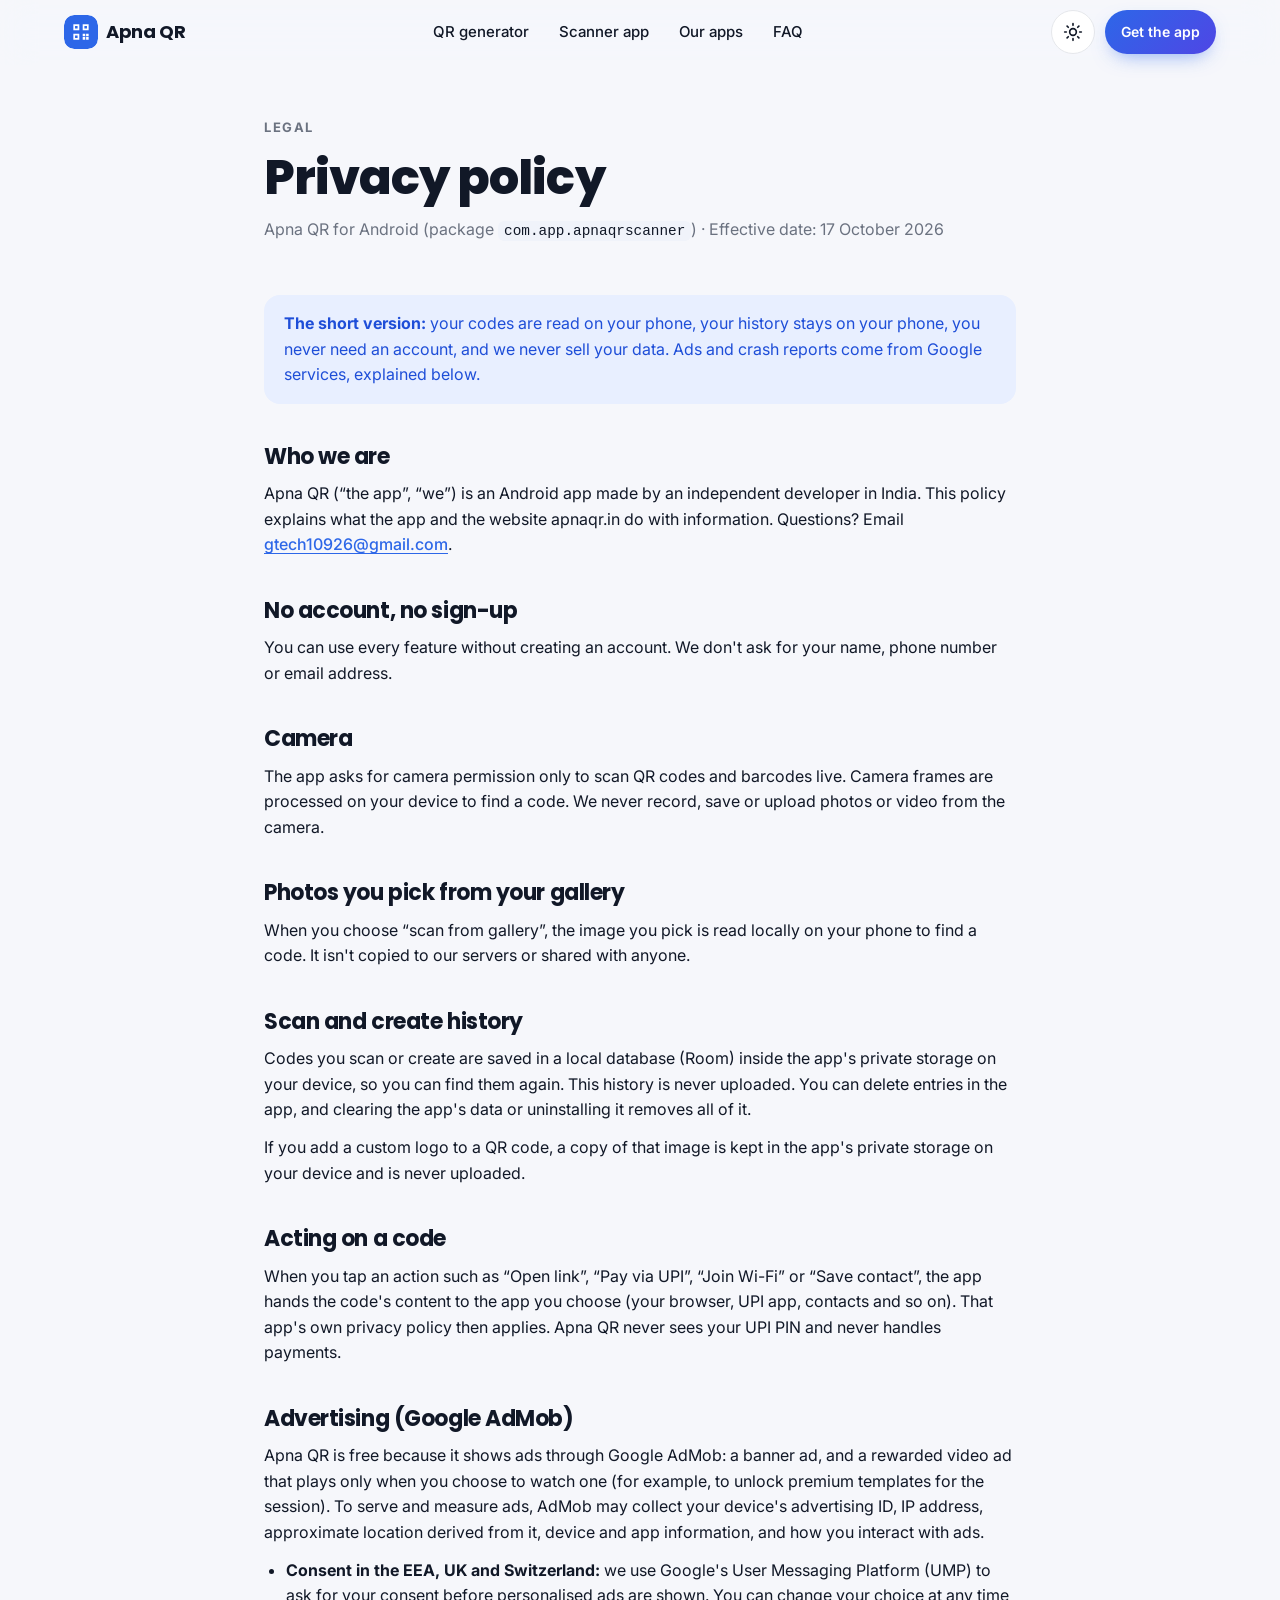
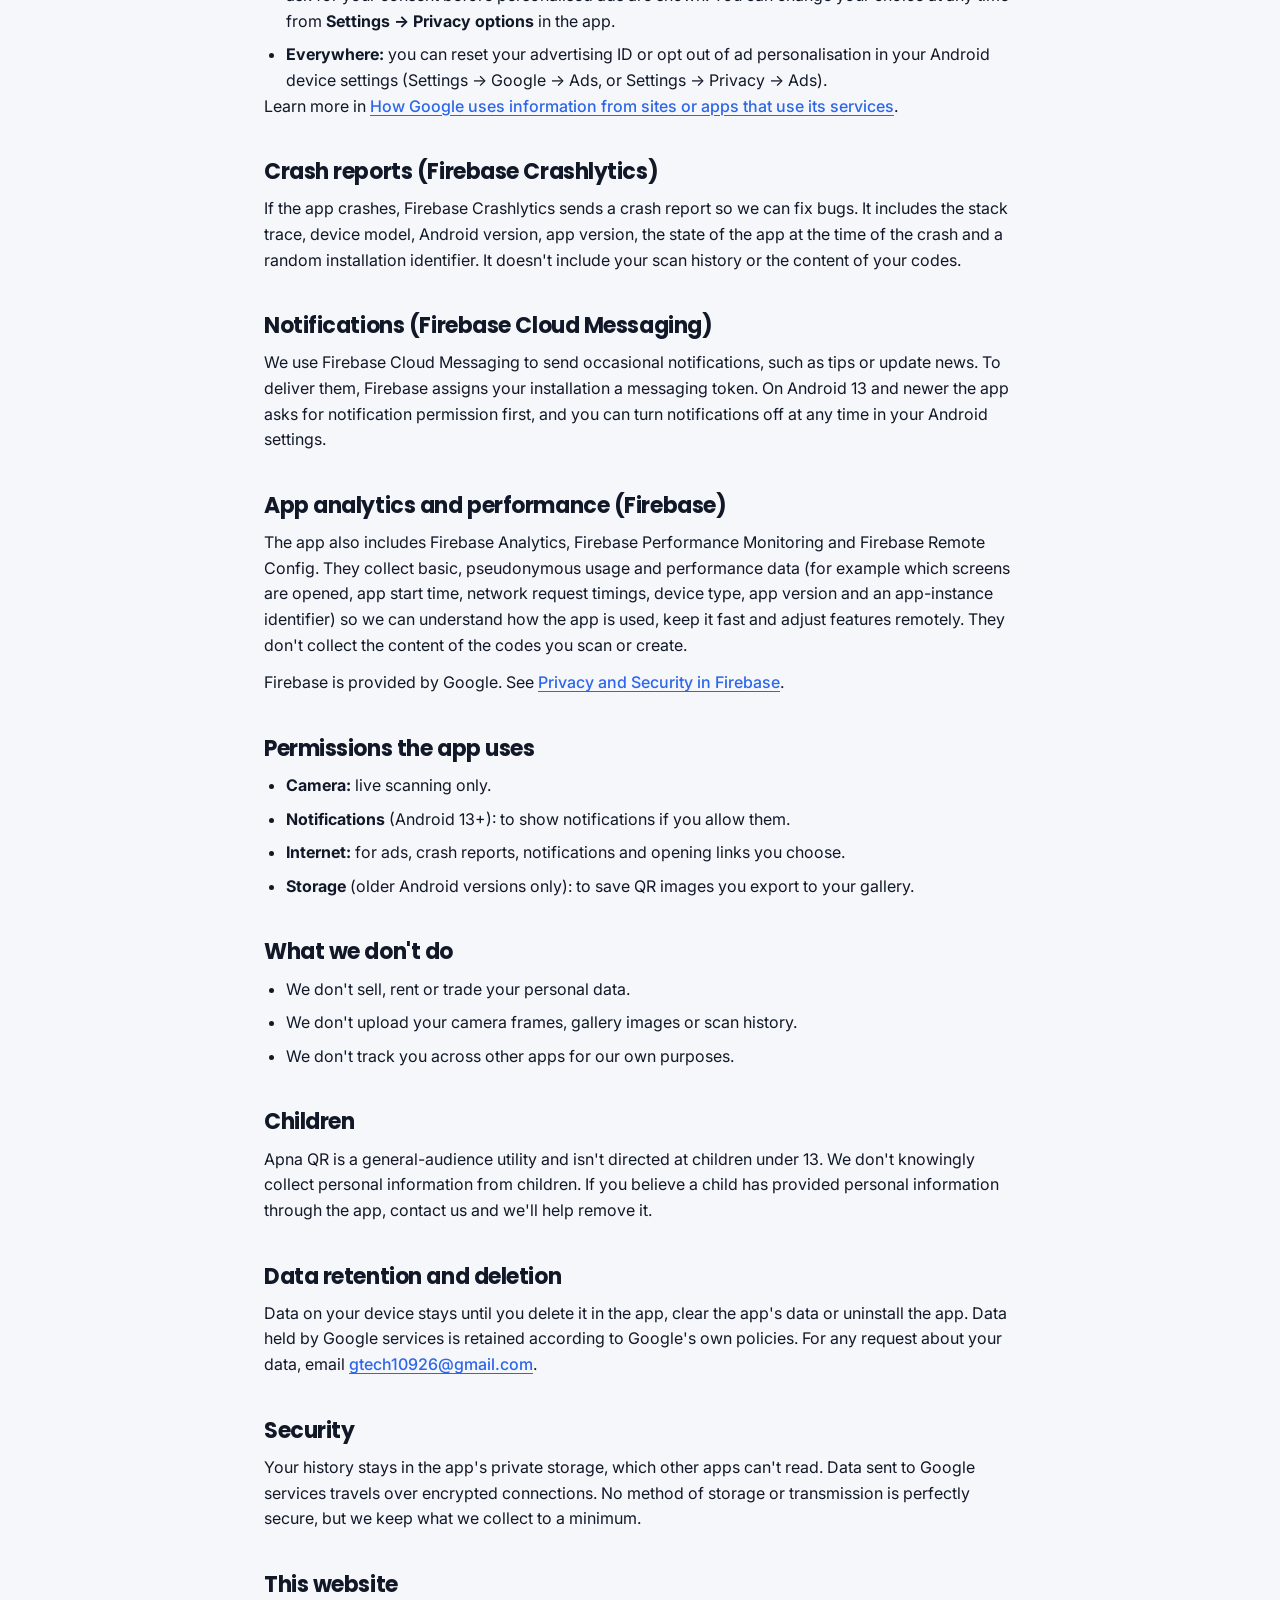
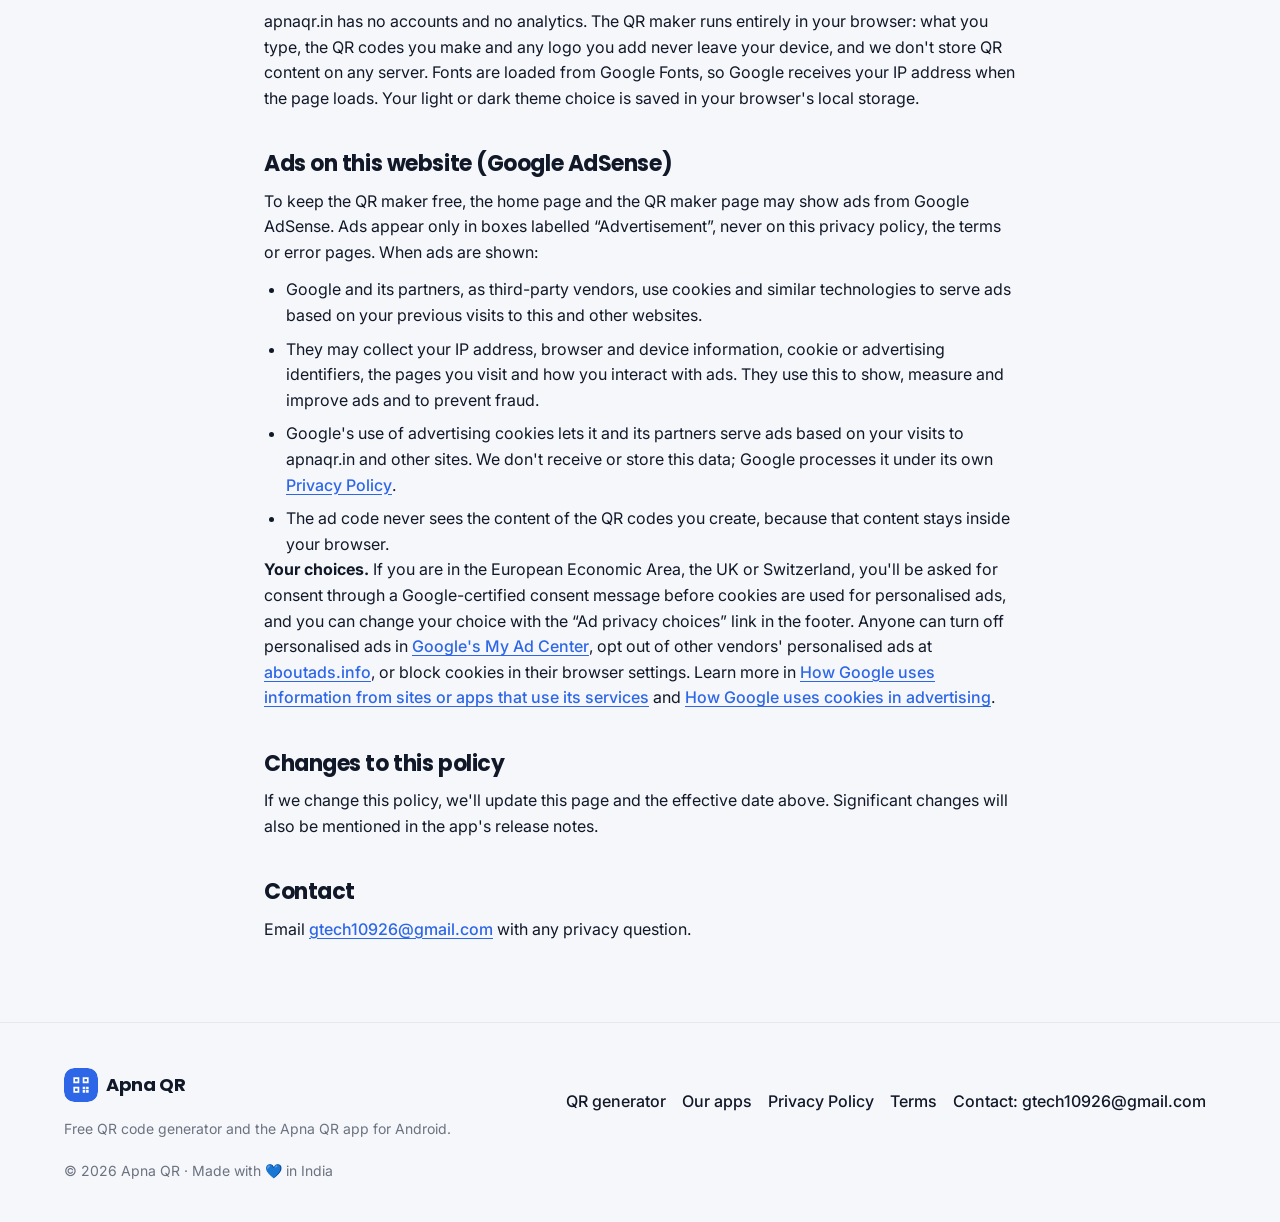
<file: privacy.html>
<!doctype html>
<html lang="en-IN">
<head>
<meta charset="utf-8">
<meta name="viewport" content="width=device-width, initial-scale=1, viewport-fit=cover">
<title>Privacy Policy | Apna QR</title>
<meta name="description" content="How Apna QR handles your data: scanning happens on your phone, history stays on your device, and nothing is sold.">
<link rel="canonical" href="https://apnaqr.in/privacy.html">
<meta name="theme-color" content="#2D67E8">
<meta name="color-scheme" content="light dark">
<meta property="og:type" content="website">
<meta property="og:site_name" content="Apna QR">
<meta property="og:url" content="https://apnaqr.in/privacy.html">
<meta property="og:title" content="Privacy Policy | Apna QR">
<meta property="og:description" content="How Apna QR handles your data: scanning happens on your phone, history stays on your device, and nothing is sold.">
<meta property="og:image" content="https://apnaqr.in/assets/img/og-image.jpg">
<meta property="og:image:width" content="1200">
<meta property="og:image:height" content="630">
<meta name="twitter:card" content="summary_large_image">
<meta name="twitter:image" content="https://apnaqr.in/assets/img/og-image.jpg">
<link rel="icon" href="/favicon.ico" sizes="48x48">
<link rel="apple-touch-icon" href="/assets/img/apple-touch-icon.png">
<link rel="manifest" href="/manifest.webmanifest">
<link rel="preconnect" href="https://fonts.googleapis.com">
<link rel="preconnect" href="https://fonts.gstatic.com" crossorigin>
<link rel="stylesheet" href="https://fonts.googleapis.com/css2?family=Inter:wght@400;500;600;700&amp;family=Poppins:wght@700;800&amp;display=swap" media="print" onload="this.media='all'">
<noscript><link rel="stylesheet" href="https://fonts.googleapis.com/css2?family=Inter:wght@400;500;600;700&amp;family=Poppins:wght@700;800&amp;display=swap"></noscript>
<link rel="stylesheet" href="/assets/css/styles.css">
<link rel="preload" href="/assets/vendor/qr-code-styling-1.9.2.min.js" as="script">
<script>(function(){var d=document.documentElement;d.className+=' js';try{var t=localStorage.getItem('apnaqr-theme');if(t==='light'||t==='dark')d.setAttribute('data-theme',t)}catch(e){}})();</script>
<script src="/assets/js/main.js" defer></script>
</head>
<body>
<a class="skip-link" href="#main">Skip to content</a>

<header class="nav" data-nav>
  <div class="container nav__inner">
    <a class="brand" href="/" aria-label="Apna QR home">
      <img src="/assets/img/logo-mark.svg" width="34" height="34" alt="">
      <span>Apna QR</span>
    </a>
    <nav class="nav__links" id="nav-links" aria-label="Primary">
      <a href="/#create">QR generator</a>
      <a href="/#scanner">Scanner app</a>
      <a href="/#apps">Our apps</a>
      <a href="/#faq">FAQ</a>
    </nav>
    <div class="nav__actions">
      <button class="icon-btn" type="button" data-theme-toggle aria-label="Switch to dark mode">
        <svg class="i i-theme-sun" aria-hidden="true"><use href="/assets/img/icons.svg#i-sun"/></svg>
        <svg class="i i-theme-moon" aria-hidden="true"><use href="/assets/img/icons.svg#i-moon"/></svg>
      </button>
      <a class="btn btn--grad btn--sm magnetic" href="https://play.google.com/store/apps/details?id=com.app.apnaqrscanner" rel="noopener">Get the app</a>
      <button class="icon-btn nav__menu" type="button" data-menu-toggle aria-expanded="false" aria-controls="nav-links" aria-label="Open menu">
        <svg class="i" aria-hidden="true"><use href="/assets/img/icons.svg#i-menu"/></svg>
      </button>
    </div>
  </div>
</header>

<main id="main">
  <div class="container container--narrow">
    <header class="page-head">
      <p class="kicker">Legal</p>
      <h1>Privacy policy</h1>
      <p>Apna QR for Android (package <code>com.app.apnaqrscanner</code>) · Effective date: 17 October 2026</p>
    </header>
    <article class="prose">
      <p class="callout"><b>The short version:</b> your codes are read on your phone, your history stays on your phone, you never need an account, and we never sell your data. Ads and crash reports come from Google services, explained below.</p>

      <h2>Who we are</h2>
      <p>Apna QR (“the app”, “we”) is an Android app made by an independent developer in India. This policy explains what the app and the website apnaqr.in do with information. Questions? Email <a href="mailto:gtech10926@gmail.com">gtech10926@gmail.com</a>.</p>

      <h2>No account, no sign-up</h2>
      <p>You can use every feature without creating an account. We don't ask for your name, phone number or email address.</p>

      <h2>Camera</h2>
      <p>The app asks for camera permission only to scan QR codes and barcodes live. Camera frames are processed on your device to find a code. We never record, save or upload photos or video from the camera.</p>

      <h2>Photos you pick from your gallery</h2>
      <p>When you choose “scan from gallery”, the image you pick is read locally on your phone to find a code. It isn't copied to our servers or shared with anyone.</p>

      <h2>Scan and create history</h2>
      <p>Codes you scan or create are saved in a local database (Room) inside the app's private storage on your device, so you can find them again. This history is never uploaded. You can delete entries in the app, and clearing the app's data or uninstalling it removes all of it.</p>
      <p>If you add a custom logo to a QR code, a copy of that image is kept in the app's private storage on your device and is never uploaded.</p>

      <h2>Acting on a code</h2>
      <p>When you tap an action such as “Open link”, “Pay via UPI”, “Join Wi-Fi” or “Save contact”, the app hands the code's content to the app you choose (your browser, UPI app, contacts and so on). That app's own privacy policy then applies. Apna QR never sees your UPI PIN and never handles payments.</p>

      <h2>Advertising (Google AdMob)</h2>
      <p>Apna QR is free because it shows ads through Google AdMob: a banner ad, and a rewarded video ad that plays only when you choose to watch one (for example, to unlock premium templates for the session). To serve and measure ads, AdMob may collect your device's advertising ID, IP address, approximate location derived from it, device and app information, and how you interact with ads.</p>
      <ul>
        <li><b>Consent in the EEA, UK and Switzerland:</b> we use Google's User Messaging Platform (UMP) to ask for your consent before personalised ads are shown. You can change your choice at any time from <b>Settings → Privacy options</b> in the app.</li>
        <li><b>Everywhere:</b> you can reset your advertising ID or opt out of ad personalisation in your Android device settings (Settings → Google → Ads, or Settings → Privacy → Ads).</li>
      </ul>
      <p>Learn more in <a href="https://policies.google.com/technologies/partner-sites" rel="noopener">How Google uses information from sites or apps that use its services</a>.</p>

      <h2>Crash reports (Firebase Crashlytics)</h2>
      <p>If the app crashes, Firebase Crashlytics sends a crash report so we can fix bugs. It includes the stack trace, device model, Android version, app version, the state of the app at the time of the crash and a random installation identifier. It doesn't include your scan history or the content of your codes.</p>

      <h2>Notifications (Firebase Cloud Messaging)</h2>
      <p>We use Firebase Cloud Messaging to send occasional notifications, such as tips or update news. To deliver them, Firebase assigns your installation a messaging token. On Android 13 and newer the app asks for notification permission first, and you can turn notifications off at any time in your Android settings.</p>

      <h2>App analytics and performance (Firebase)</h2>
      <p>The app also includes Firebase Analytics, Firebase Performance Monitoring and Firebase Remote Config. They collect basic, pseudonymous usage and performance data (for example which screens are opened, app start time, network request timings, device type, app version and an app-instance identifier) so we can understand how the app is used, keep it fast and adjust features remotely. They don't collect the content of the codes you scan or create.</p>
      <p>Firebase is provided by Google. See <a href="https://firebase.google.com/support/privacy" rel="noopener">Privacy and Security in Firebase</a>.</p>

      <h2>Permissions the app uses</h2>
      <ul>
        <li><b>Camera:</b> live scanning only.</li>
        <li><b>Notifications</b> (Android 13+): to show notifications if you allow them.</li>
        <li><b>Internet:</b> for ads, crash reports, notifications and opening links you choose.</li>
        <li><b>Storage</b> (older Android versions only): to save QR images you export to your gallery.</li>
      </ul>

      <h2>What we don't do</h2>
      <ul>
        <li>We don't sell, rent or trade your personal data.</li>
        <li>We don't upload your camera frames, gallery images or scan history.</li>
        <li>We don't track you across other apps for our own purposes.</li>
      </ul>

      <h2>Children</h2>
      <p>Apna QR is a general-audience utility and isn't directed at children under 13. We don't knowingly collect personal information from children. If you believe a child has provided personal information through the app, contact us and we'll help remove it.</p>

      <h2>Data retention and deletion</h2>
      <p>Data on your device stays until you delete it in the app, clear the app's data or uninstall the app. Data held by Google services is retained according to Google's own policies. For any request about your data, email <a href="mailto:gtech10926@gmail.com">gtech10926@gmail.com</a>.</p>

      <h2>Security</h2>
      <p>Your history stays in the app's private storage, which other apps can't read. Data sent to Google services travels over encrypted connections. No method of storage or transmission is perfectly secure, but we keep what we collect to a minimum.</p>

      <h2>This website</h2>
      <p>apnaqr.in has no accounts and no analytics. The QR maker runs entirely in your browser: what you type, the QR codes you make and any logo you add never leave your device, and we don't store QR content on any server. Fonts are loaded from Google Fonts, so Google receives your IP address when the page loads. Your light or dark theme choice is saved in your browser's local storage.</p>

      <h2 id="ads">Ads on this website (Google AdSense)</h2>
      <p>To keep the QR maker free, the home page and the QR maker page may show ads from Google AdSense. Ads appear only in boxes labelled “Advertisement”, never on this privacy policy, the terms or error pages. When ads are shown:</p>
      <ul>
        <li>Google and its partners, as third-party vendors, use cookies and similar technologies to serve ads based on your previous visits to this and other websites.</li>
        <li>They may collect your IP address, browser and device information, cookie or advertising identifiers, the pages you visit and how you interact with ads. They use this to show, measure and improve ads and to prevent fraud.</li>
        <li>Google's use of advertising cookies lets it and its partners serve ads based on your visits to apnaqr.in and other sites. We don't receive or store this data; Google processes it under its own <a href="https://policies.google.com/privacy" rel="noopener">Privacy Policy</a>.</li>
        <li>The ad code never sees the content of the QR codes you create, because that content stays inside your browser.</li>
      </ul>
      <p><b>Your choices.</b> If you are in the European Economic Area, the UK or Switzerland, you'll be asked for consent through a Google-certified consent message before cookies are used for personalised ads, and you can change your choice with the “Ad privacy choices” link in the footer. Anyone can turn off personalised ads in <a href="https://myadcenter.google.com/" rel="noopener">Google's My Ad Center</a>, opt out of other vendors' personalised ads at <a href="https://optout.aboutads.info/" rel="noopener">aboutads.info</a>, or block cookies in their browser settings. Learn more in <a href="https://policies.google.com/technologies/partner-sites" rel="noopener">How Google uses information from sites or apps that use its services</a> and <a href="https://policies.google.com/technologies/ads" rel="noopener">How Google uses cookies in advertising</a>.</p>

      <h2>Changes to this policy</h2>
      <p>If we change this policy, we'll update this page and the effective date above. Significant changes will also be mentioned in the app's release notes.</p>

      <h2>Contact</h2>
      <p>Email <a href="mailto:gtech10926@gmail.com">gtech10926@gmail.com</a> with any privacy question.</p>
    </article>
  </div>
</main>

<footer class="footer">
  <div class="container footer__inner">
    <div class="footer__brand">
      <a class="brand" href="/" aria-label="Apna QR home"><img src="/assets/img/logo-mark.svg" width="34" height="34" alt=""><span>Apna QR</span></a>
      <p>Free QR code generator and the Apna QR app for Android.</p>
    </div>
    <nav class="footer__links" aria-label="Footer">
      <a href="/create/">QR generator</a>
      <a href="/#apps">Our apps</a>
      <a href="/privacy.html">Privacy Policy</a>
      <a href="/terms.html">Terms</a>
      <a href="/privacy.html#ads" data-ad-privacy hidden>Ad privacy choices</a>
      <a href="mailto:gtech10926@gmail.com">Contact: gtech10926@gmail.com</a>
    </nav>
    <p class="footer__legal">© <span data-year>2026</span> Apna QR · Made with 💙 in India</p>
  </div>
</footer>
<canvas class="confetti" data-confetti aria-hidden="true"></canvas>
</body>
</html>
</file>
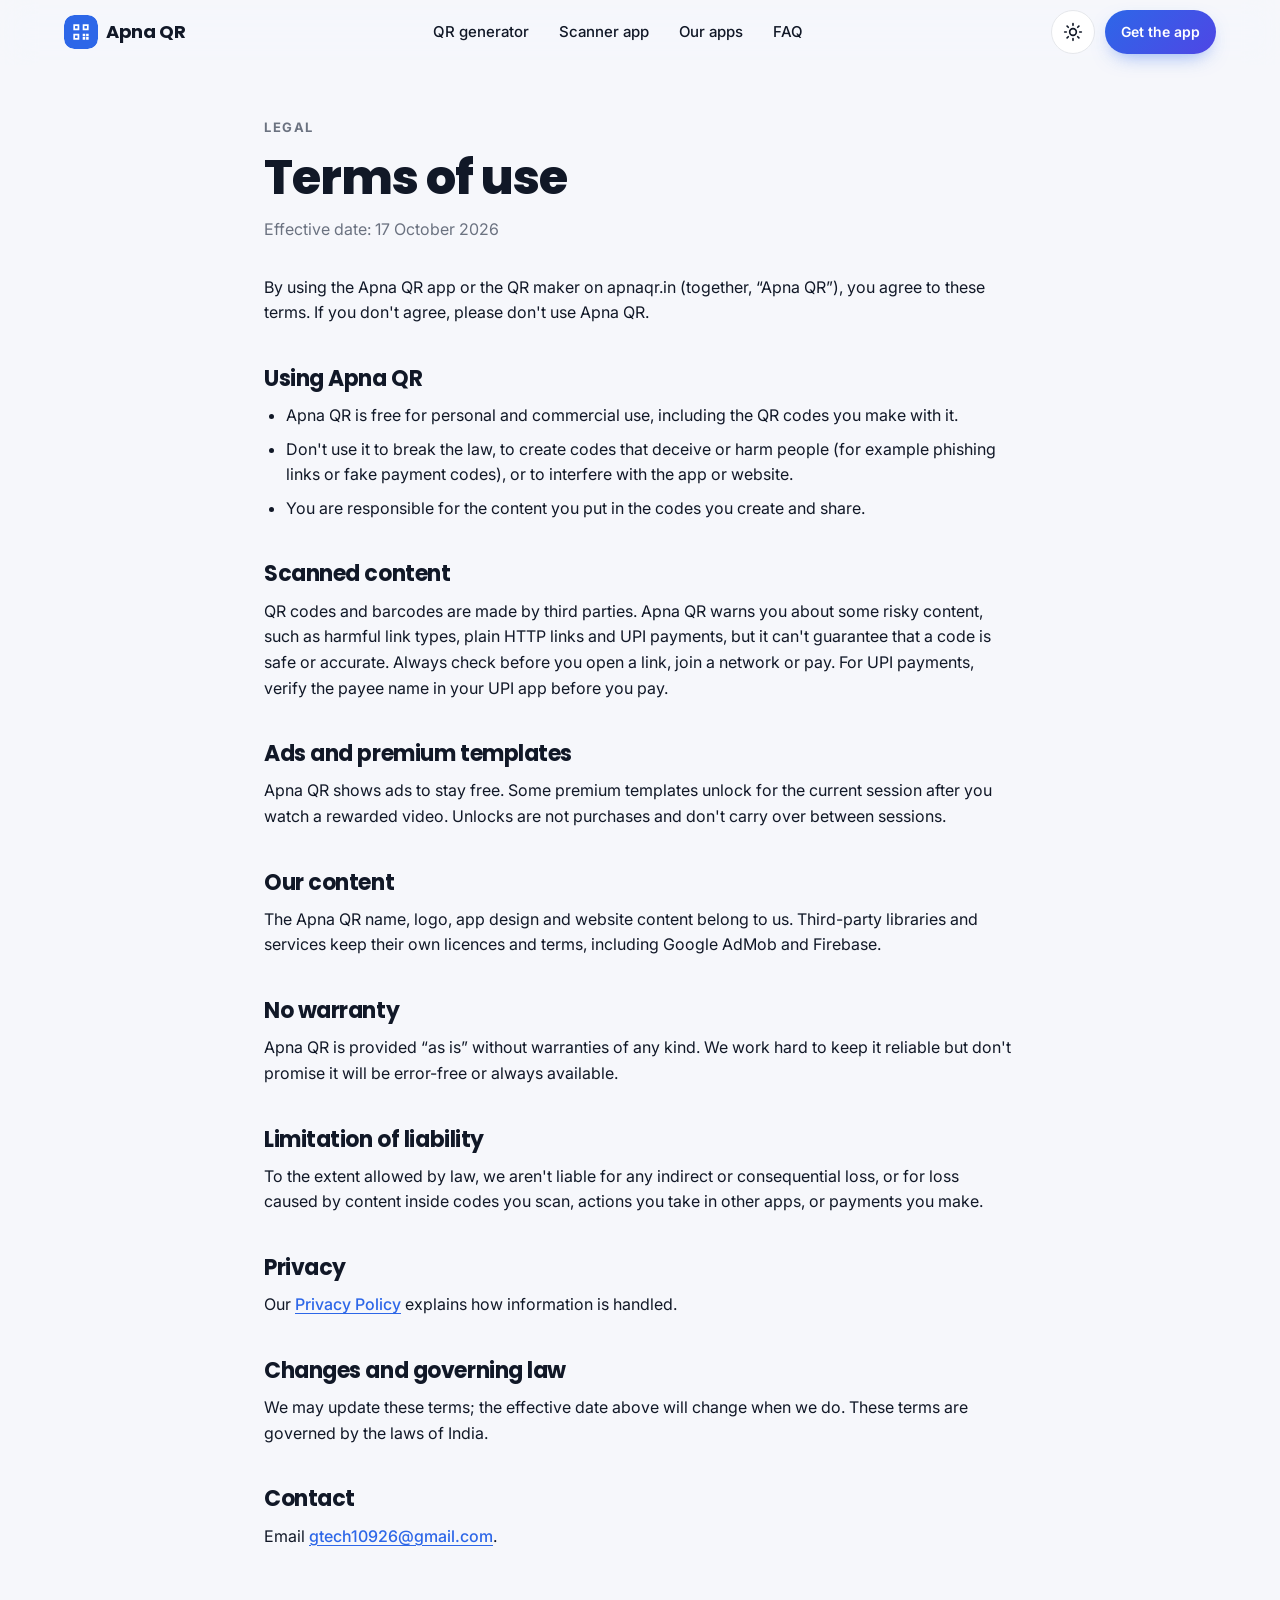
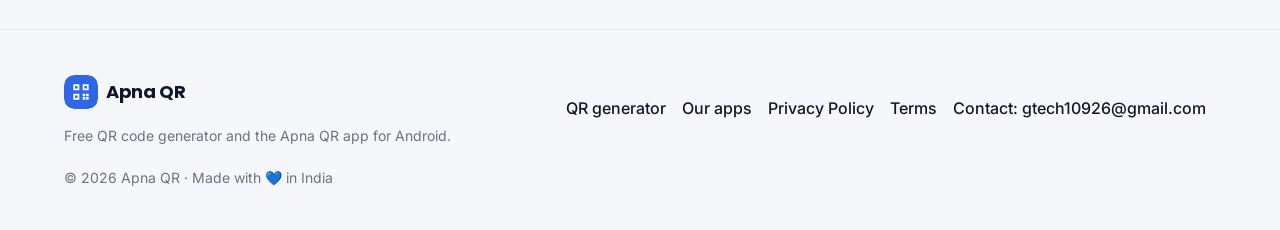
<file: terms.html>
<!doctype html>
<html lang="en-IN">
<head>
<meta charset="utf-8">
<meta name="viewport" content="width=device-width, initial-scale=1, viewport-fit=cover">
<title>Terms of Use | Apna QR</title>
<meta name="description" content="The short terms of use for the Apna QR app and the apnaqr.in QR maker.">
<link rel="canonical" href="https://apnaqr.in/terms.html">
<meta name="theme-color" content="#2D67E8">
<meta name="color-scheme" content="light dark">
<meta property="og:type" content="website">
<meta property="og:site_name" content="Apna QR">
<meta property="og:url" content="https://apnaqr.in/terms.html">
<meta property="og:title" content="Terms of Use | Apna QR">
<meta property="og:description" content="The short terms of use for the Apna QR app and the apnaqr.in QR maker.">
<meta property="og:image" content="https://apnaqr.in/assets/img/og-image.jpg">
<meta property="og:image:width" content="1200">
<meta property="og:image:height" content="630">
<meta name="twitter:card" content="summary_large_image">
<meta name="twitter:image" content="https://apnaqr.in/assets/img/og-image.jpg">
<link rel="icon" href="/favicon.ico" sizes="48x48">
<link rel="apple-touch-icon" href="/assets/img/apple-touch-icon.png">
<link rel="manifest" href="/manifest.webmanifest">
<link rel="preconnect" href="https://fonts.googleapis.com">
<link rel="preconnect" href="https://fonts.gstatic.com" crossorigin>
<link rel="stylesheet" href="https://fonts.googleapis.com/css2?family=Inter:wght@400;500;600;700&amp;family=Poppins:wght@700;800&amp;display=swap" media="print" onload="this.media='all'">
<noscript><link rel="stylesheet" href="https://fonts.googleapis.com/css2?family=Inter:wght@400;500;600;700&amp;family=Poppins:wght@700;800&amp;display=swap"></noscript>
<link rel="stylesheet" href="/assets/css/styles.css">
<link rel="preload" href="/assets/vendor/qr-code-styling-1.9.2.min.js" as="script">
<script>(function(){var d=document.documentElement;d.className+=' js';try{var t=localStorage.getItem('apnaqr-theme');if(t==='light'||t==='dark')d.setAttribute('data-theme',t)}catch(e){}})();</script>
<script src="/assets/js/main.js" defer></script>
</head>
<body>
<a class="skip-link" href="#main">Skip to content</a>

<header class="nav" data-nav>
  <div class="container nav__inner">
    <a class="brand" href="/" aria-label="Apna QR home">
      <img src="/assets/img/logo-mark.svg" width="34" height="34" alt="">
      <span>Apna QR</span>
    </a>
    <nav class="nav__links" id="nav-links" aria-label="Primary">
      <a href="/#create">QR generator</a>
      <a href="/#scanner">Scanner app</a>
      <a href="/#apps">Our apps</a>
      <a href="/#faq">FAQ</a>
    </nav>
    <div class="nav__actions">
      <button class="icon-btn" type="button" data-theme-toggle aria-label="Switch to dark mode">
        <svg class="i i-theme-sun" aria-hidden="true"><use href="/assets/img/icons.svg#i-sun"/></svg>
        <svg class="i i-theme-moon" aria-hidden="true"><use href="/assets/img/icons.svg#i-moon"/></svg>
      </button>
      <a class="btn btn--grad btn--sm magnetic" href="https://play.google.com/store/apps/details?id=com.app.apnaqrscanner" rel="noopener">Get the app</a>
      <button class="icon-btn nav__menu" type="button" data-menu-toggle aria-expanded="false" aria-controls="nav-links" aria-label="Open menu">
        <svg class="i" aria-hidden="true"><use href="/assets/img/icons.svg#i-menu"/></svg>
      </button>
    </div>
  </div>
</header>

<main id="main">
  <div class="container container--narrow">
    <header class="page-head">
      <p class="kicker">Legal</p>
      <h1>Terms of use</h1>
      <p>Effective date: 17 October 2026</p>
    </header>
    <article class="prose">
      <p>By using the Apna QR app or the QR maker on apnaqr.in (together, “Apna QR”), you agree to these terms. If you don't agree, please don't use Apna QR.</p>

      <h2>Using Apna QR</h2>
      <ul>
        <li>Apna QR is free for personal and commercial use, including the QR codes you make with it.</li>
        <li>Don't use it to break the law, to create codes that deceive or harm people (for example phishing links or fake payment codes), or to interfere with the app or website.</li>
        <li>You are responsible for the content you put in the codes you create and share.</li>
      </ul>

      <h2>Scanned content</h2>
      <p>QR codes and barcodes are made by third parties. Apna QR warns you about some risky content, such as harmful link types, plain HTTP links and UPI payments, but it can't guarantee that a code is safe or accurate. Always check before you open a link, join a network or pay. For UPI payments, verify the payee name in your UPI app before you pay.</p>

      <h2>Ads and premium templates</h2>
      <p>Apna QR shows ads to stay free. Some premium templates unlock for the current session after you watch a rewarded video. Unlocks are not purchases and don't carry over between sessions.</p>

      <h2>Our content</h2>
      <p>The Apna QR name, logo, app design and website content belong to us. Third-party libraries and services keep their own licences and terms, including Google AdMob and Firebase.</p>

      <h2>No warranty</h2>
      <p>Apna QR is provided “as is” without warranties of any kind. We work hard to keep it reliable but don't promise it will be error-free or always available.</p>

      <h2>Limitation of liability</h2>
      <p>To the extent allowed by law, we aren't liable for any indirect or consequential loss, or for loss caused by content inside codes you scan, actions you take in other apps, or payments you make.</p>

      <h2>Privacy</h2>
      <p>Our <a href="/privacy.html">Privacy Policy</a> explains how information is handled.</p>

      <h2>Changes and governing law</h2>
      <p>We may update these terms; the effective date above will change when we do. These terms are governed by the laws of India.</p>

      <h2>Contact</h2>
      <p>Email <a href="mailto:gtech10926@gmail.com">gtech10926@gmail.com</a>.</p>
    </article>
  </div>
</main>

<footer class="footer">
  <div class="container footer__inner">
    <div class="footer__brand">
      <a class="brand" href="/" aria-label="Apna QR home"><img src="/assets/img/logo-mark.svg" width="34" height="34" alt=""><span>Apna QR</span></a>
      <p>Free QR code generator and the Apna QR app for Android.</p>
    </div>
    <nav class="footer__links" aria-label="Footer">
      <a href="/create/">QR generator</a>
      <a href="/#apps">Our apps</a>
      <a href="/privacy.html">Privacy Policy</a>
      <a href="/terms.html">Terms</a>
      <a href="/privacy.html#ads" data-ad-privacy hidden>Ad privacy choices</a>
      <a href="mailto:gtech10926@gmail.com">Contact: gtech10926@gmail.com</a>
    </nav>
    <p class="footer__legal">© <span data-year>2026</span> Apna QR · Made with 💙 in India</p>
  </div>
</footer>
<canvas class="confetti" data-confetti aria-hidden="true"></canvas>
</body>
</html>
</file>
<file: assets/css/styles.css>
/* Apna QR — apnaqr.in
   Tokens mirror the Android app theme. Light is the default; dark applies via
   prefers-color-scheme unless the visitor picked a theme ([data-theme]). */

/* Metric-matched fallbacks so the Google Fonts swap doesn't shift layout */
@font-face { font-family: "Inter Fallback"; src: local("Arial"), local("Roboto"), local("Liberation Sans"), local("Helvetica"); ascent-override: 90.2%; descent-override: 22.48%; line-gap-override: 0%; size-adjust: 107.4%; }
@font-face { font-family: "Poppins Fallback"; src: local("Arial"), local("Roboto"), local("Liberation Sans"), local("Helvetica"); ascent-override: 92.33%; descent-override: 30.78%; line-gap-override: 8.79%; size-adjust: 113.73%; }

:root {
  /* Brand */
  --brand-blue: #2D67E8;
  --brand-blue-dark: #1E4ED8;
  --brand-indigo: #0A1F66;
  --violet: #4F46E5;
  --scan: #93C5FD;
  --hero-gradient: linear-gradient(135deg, #2D67E8 0%, #4F46E5 50%, #0A1F66 100%);
  --hero-glow:
    radial-gradient(60% 55% at 50% 0%, rgb(255 255 255 / 0.16), transparent 70%),
    radial-gradient(60% 55% at 50% 100%, rgb(96 165 250 / 0.28), transparent 70%);

  /* Content-type accents */
  --c-url: #2D67E8;
  --c-deeplink: #4F46E5;
  --c-upi: #0E9F6E;
  --c-whatsapp: #16A34A;
  --c-phone: #0D9488;
  --c-sms: #EA580C;
  --c-email: #DC2626;
  --c-wifi: #0284C7;
  --c-contact: #7C3AED;
  --c-location: #DB2777;
  --c-event: #CA8A04;
  --c-text: #64748B;

  /* Light theme */
  --bg: #F6F7FB;
  --surface: #FFFFFF;
  --surface-container: #FFFFFF;
  --surface-variant: #F0F3FA;
  --primary: #2D67E8;
  --on-primary: #FFFFFF;
  --primary-container: #E8EFFF;
  --on-primary-container: #1E4ED8;
  --text: #111827;
  --text-2: #6B7280;
  --text-3: #9CA3AF;
  --outline: #D1D5DB;
  --outline-variant: #E5E7EB;
  --secondary: #6D28D9;
  --secondary-container: #EDE7FE;
  --tertiary: #059669;
  --tertiary-container: #D1FAE5;
  --error: #DC2626;
  --warn: #B45309;
  --shadow-sm: 0 1px 2px rgb(17 24 39 / 0.06), 0 2px 8px rgb(17 24 39 / 0.04);
  --shadow-md: 0 8px 30px -10px rgb(30 78 216 / 0.22), 0 2px 6px rgb(17 24 39 / 0.05);
  --nav-bg: rgb(246 247 251 / 0.72);

  /* Shape */
  --r-xs: 8px;
  --r-sm: 12px;
  --r-md: 16px;
  --r-lg: 24px;
  --r-xl: 32px;
  --r-hero: 28px;
  --r-glass: 34px;
  --r-chip: 14px;
  --r-pill: 999px;

  --font-head: "Poppins", "Poppins Fallback", system-ui, -apple-system, "Segoe UI", Roboto, sans-serif;
  --font-body: "Inter", "Inter Fallback", system-ui, -apple-system, "Segoe UI", Roboto, sans-serif;
  --ease: cubic-bezier(.2, .8, .2, 1);
  --nav-h: 64px;

  /* Spacing scale (use these for every margin, padding and gap) */
  --space-1: 4px;
  --space-2: 8px;
  --space-3: 12px;
  --space-4: 16px;
  --space-5: 20px;
  --space-6: 24px;
  --space-7: 32px;
  --space-8: 40px;
  --space-9: 48px;
  --space-10: 64px;
  --space-11: 80px;
  /* Layout rhythm */
  --page-top: var(--space-2);       /* nav → first block */
  --section-gap: var(--space-9);    /* between top-level blocks in <main> (sections, ads) and before the footer */
  --block-gap: var(--space-4);      /* between sibling cards and panels */
  --card-pad: var(--space-5);

  color-scheme: light;
}
@media (min-width: 768px) {
  :root { --section-gap: var(--space-10); --block-gap: var(--space-6); --card-pad: var(--space-6); }
}
@media (min-width: 1100px) {
  :root { --section-gap: var(--space-11); }
}

@media (prefers-color-scheme: dark) {
  :root:not([data-theme="light"]) {
    --bg: #0F1219;
    --surface: #161B26;
    --surface-container: #1A1F2E;
    --surface-variant: #242B3D;
    --primary: #7DA2FF;
    --on-primary: #0A1F66;
    --primary-container: #1A2747;
    --on-primary-container: #C7D7FF;
    --text: #F3F4F6;
    --text-2: #9CA3AF;
    --text-3: #6B7280;
    --outline: #3D465C;
    --outline-variant: #2A3245;
    --secondary: #C4B5FD;
    --secondary-container: #2E2357;
    --tertiary: #6EE7B7;
    --tertiary-container: #0F3A2E;
    --error: #F87171;
    --warn: #FBBF24;
    --shadow-sm: 0 1px 2px rgb(0 0 0 / 0.3);
    --shadow-md: 0 10px 30px -12px rgb(0 0 0 / 0.6);
    --nav-bg: rgb(15 18 25 / 0.72);
    color-scheme: dark;
  }
}

:root[data-theme="dark"] {
  --bg: #0F1219;
  --surface: #161B26;
  --surface-container: #1A1F2E;
  --surface-variant: #242B3D;
  --primary: #7DA2FF;
  --on-primary: #0A1F66;
  --primary-container: #1A2747;
  --on-primary-container: #C7D7FF;
  --text: #F3F4F6;
  --text-2: #9CA3AF;
  --text-3: #6B7280;
  --outline: #3D465C;
  --outline-variant: #2A3245;
  --secondary: #C4B5FD;
  --secondary-container: #2E2357;
  --tertiary: #6EE7B7;
  --tertiary-container: #0F3A2E;
  --error: #F87171;
  --warn: #FBBF24;
  --shadow-sm: 0 1px 2px rgb(0 0 0 / 0.3);
  --shadow-md: 0 10px 30px -12px rgb(0 0 0 / 0.6);
  --nav-bg: rgb(15 18 25 / 0.72);
  color-scheme: dark;
}

:root[data-theme="light"] { color-scheme: light; }

/* ---------- Base ---------- */
*, *::before, *::after { box-sizing: border-box; }
html { -webkit-text-size-adjust: 100%; scroll-behavior: smooth; scroll-padding-top: calc(var(--nav-h) + 16px); }
body {
  margin: 0;
  background: var(--bg);
  color: var(--text);
  font: 400 16px/1.6 var(--font-body);
  -webkit-font-smoothing: antialiased;
  overflow-x: hidden;
  transition: background-color .3s var(--ease), color .3s var(--ease);
}
img, svg { display: block; max-width: 100%; }
img { height: auto; }
h1, h2, h3 { font-family: var(--font-head); font-weight: 700; letter-spacing: -0.02em; line-height: 1.15; margin: 0; text-wrap: balance; }
h1 { font-weight: 800; }
h2 { font-size: clamp(1.75rem, 1.2rem + 2.4vw, 2.75rem); }
h3 { font-size: 1.125rem; }
p { margin: 0; }
ul, ol { margin: 0; padding: 0; list-style: none; }
a { color: var(--primary); text-underline-offset: 3px; }
button, input, select, textarea { font: inherit; color: inherit; }
button { cursor: pointer; }
[hidden] { display: none !important; }

:focus-visible { outline: 3px solid var(--primary); outline-offset: 3px; border-radius: 6px; }
.gen-hero__band :focus-visible, .app-promo :focus-visible, .cta :focus-visible, .notfound :focus-visible { outline-color: #FFFFFF; }

.sr-only { position: absolute; width: 1px; height: 1px; padding: 0; margin: -1px; overflow: hidden; clip: rect(0 0 0 0); white-space: nowrap; border: 0; }
.skip-link { position: absolute; left: 16px; top: -60px; z-index: 100; padding: 12px 16px; border-radius: var(--r-sm); background: var(--primary); color: var(--on-primary); font-weight: 600; text-decoration: none; }
.skip-link:focus { top: 12px; }

.container { width: 100%; max-width: 1200px; margin-inline: auto; padding-inline: 16px; }
.container--narrow { max-width: 800px; }
@media (min-width: 768px) { .container { padding-inline: 24px; } }

.i { width: 22px; height: 22px; flex: none; fill: none; stroke: currentColor; stroke-width: 2; stroke-linecap: round; stroke-linejoin: round; }

/* ---------- Buttons ---------- */
.btn {
  display: inline-flex; align-items: center; justify-content: center; gap: 8px;
  min-height: 48px; padding: 0 22px;
  border: 0; border-radius: var(--r-pill);
  font-weight: 600; font-size: 15px; line-height: 1; text-decoration: none; white-space: nowrap;
  transition: transform .25s var(--ease), box-shadow .25s var(--ease), background-color .2s, color .2s;
}
.btn .i { width: 18px; height: 18px; }
.btn--sm { min-height: 44px; padding: 0 16px; font-size: 14px; }
.btn--grad { color: #FFFFFF; background: linear-gradient(135deg, var(--brand-blue), var(--violet)); box-shadow: 0 8px 20px -8px rgb(45 103 232 / 0.6); }
.btn--grad:hover { box-shadow: 0 12px 28px -8px rgb(79 70 229 / 0.7); }
.btn--glass {
  color: #FFFFFF;
  background: linear-gradient(180deg, rgb(255 255 255 / 0.24), rgb(255 255 255 / 0.10));
  border: 1px solid rgb(255 255 255 / 0.35);
  -webkit-backdrop-filter: blur(14px); backdrop-filter: blur(14px);
}
.btn--glass:hover { background: linear-gradient(180deg, rgb(255 255 255 / 0.32), rgb(255 255 255 / 0.16)); }
.btn--soft { background: var(--primary-container); color: var(--on-primary-container); }
.btn--soft:hover { box-shadow: inset 0 0 0 1.5px var(--primary); }
.btn--ghost { background: transparent; color: var(--text-2); box-shadow: inset 0 0 0 1px var(--outline); }
.btn:disabled { opacity: .5; cursor: not-allowed; }

.icon-btn {
  display: inline-grid; place-items: center; width: 44px; height: 44px; flex: none;
  border: 1px solid var(--outline-variant); border-radius: var(--r-pill);
  background: var(--surface); color: var(--text);
  transition: background-color .2s, transform .2s var(--ease);
}
.icon-btn:hover { background: var(--surface-variant); }
.icon-btn .i { width: 20px; height: 20px; }

.play-badge { display: inline-block; border-radius: 10px; flex: none; }
.play-badge img { width: 188px; height: 56px; }
.play-badge--sm img { width: 161px; height: 48px; }

.chip-ic {
  --a: var(--primary);
  display: inline-grid; place-items: center; width: 48px; height: 48px; flex: none;
  border-radius: var(--r-chip);
  color: var(--a);
  background: color-mix(in srgb, var(--a) 12%, transparent);
}
.chip-ic--sm { width: 32px; height: 32px; border-radius: 10px; }
.chip-ic--sm .i { width: 18px; height: 18px; }
:root[data-theme="dark"] .chip-ic { background: color-mix(in srgb, var(--a) 20%, transparent); color: color-mix(in srgb, var(--a) 60%, #FFFFFF); }
@media (prefers-color-scheme: dark) {
  :root:not([data-theme="light"]) .chip-ic { background: color-mix(in srgb, var(--a) 20%, transparent); color: color-mix(in srgb, var(--a) 60%, #FFFFFF); }
}

.card { background: var(--surface); border: 1px solid var(--outline-variant); border-radius: var(--r-md); box-shadow: var(--shadow-sm); }

/* Gradient grain overlay */
.grain { position: relative; isolation: isolate; }
.grain::after {
  content: ""; position: absolute; inset: 0; z-index: -1; border-radius: inherit; pointer-events: none;
  opacity: .14; mix-blend-mode: overlay;
  background-image: url("data:image/svg+xml,%3Csvg xmlns='http://www.w3.org/2000/svg' width='160' height='160'%3E%3Cfilter id='n'%3E%3CfeTurbulence type='fractalNoise' baseFrequency='.9' numOctaves='3' stitchTiles='stitch'/%3E%3C/filter%3E%3Crect width='100%25' height='100%25' filter='url(%23n)'/%3E%3C/svg%3E");
}

/* ---------- Navbar ---------- */
.nav {
  position: sticky; top: 0; z-index: 50;
  background: var(--nav-bg);
  -webkit-backdrop-filter: saturate(160%) blur(16px); backdrop-filter: saturate(160%) blur(16px);
  border-bottom: 1px solid transparent;
  transition: border-color .2s;
}
.nav.is-scrolled { border-bottom-color: var(--outline-variant); }
.nav__inner { display: flex; align-items: center; justify-content: space-between; gap: 8px; height: var(--nav-h); }
.brand { display: inline-flex; align-items: center; gap: 8px; min-height: 44px; color: var(--text); text-decoration: none; font: 700 18px/1 var(--font-head); letter-spacing: -0.02em; white-space: nowrap; }
.brand img { width: 34px; height: 34px; border-radius: 10px; }
.nav__actions { display: flex; align-items: center; gap: 6px; }
.nav__links { display: none; }
.nav__links a { display: inline-flex; align-items: center; min-height: 44px; padding: 0 14px; border-radius: var(--r-pill); color: var(--text); font-weight: 500; font-size: 15px; text-decoration: none; }
.nav__links a:hover { background: var(--surface-variant); }

.i-theme-moon { display: none; }
:root[data-theme="dark"] .i-theme-sun { display: none; }
:root[data-theme="dark"] .i-theme-moon { display: block; }
@media (prefers-color-scheme: dark) {
  :root:not([data-theme="light"]) .i-theme-sun { display: none; }
  :root:not([data-theme="light"]) .i-theme-moon { display: block; }
}

@media (max-width: 859px) {
  .nav__links.is-open {
    display: grid; gap: 4px;
    position: absolute; top: calc(var(--nav-h) - 4px); left: 12px; right: 12px;
    padding: 10px; border-radius: var(--r-lg);
    background: var(--surface); border: 1px solid var(--outline-variant); box-shadow: var(--shadow-md);
    animation: drop .2s var(--ease);
  }
  .nav__links.is-open a { padding: 0 16px; min-height: 48px; }
}
@media (max-width: 359px) { .brand span { display: none; } }
@media (min-width: 860px) {
  .nav__links { display: flex; gap: 2px; }
  .nav__menu { display: none; }
  .nav__actions { gap: 10px; }
}
@keyframes drop { from { opacity: 0; transform: translateY(-6px); } }

/* ---------- Shared hero bits ---------- */
.hero__cursor {
  position: absolute; inset: 0; z-index: -1; pointer-events: none; opacity: 0; transition: opacity .4s;
  background: radial-gradient(420px circle at var(--mx, 50%) var(--my, 50%), rgb(147 197 253 / 0.30), transparent 60%);
}
.eyebrow {
  display: inline-flex; align-items: center; gap: 8px;
  padding: 6px 14px; border-radius: var(--r-pill);
  font-size: 12px; font-weight: 700; letter-spacing: .14em; text-transform: uppercase;
  background: rgb(255 255 255 / 0.14); border: 1px solid rgb(255 255 255 / 0.3);
}
.eyebrow::before { content: ""; width: 8px; height: 8px; border-radius: 50%; background: #6EE7B7; box-shadow: 0 0 0 4px rgb(110 231 183 / 0.25); }
.grad-word {
  background: linear-gradient(90deg, #FFFFFF, #93C5FD, #C4B5FD, #FFFFFF);
  background-size: 300% 100%;
  -webkit-background-clip: text; background-clip: text; color: transparent;
  animation: shimmer 6s linear infinite;
}
@keyframes shimmer { to { background-position: 300% 0; } }
.hero__ctas { display: flex; flex-wrap: wrap; align-items: center; gap: var(--space-3); margin-top: var(--space-6); }

/* Scanner viewfinder (404 page) */
.viewfinder { position: relative; margin: auto 0; padding: 14px; }
.vf-corner { position: absolute; width: 28px; height: 28px; border: 3px solid var(--scan); }
.vf-corner--tl { top: 0; left: 0; border-right: 0; border-bottom: 0; border-top-left-radius: 14px; }
.vf-corner--tr { top: 0; right: 0; border-left: 0; border-bottom: 0; border-top-right-radius: 14px; }
.vf-corner--bl { bottom: 0; left: 0; border-right: 0; border-top: 0; border-bottom-left-radius: 14px; }
.vf-corner--br { bottom: 0; right: 0; border-left: 0; border-top: 0; border-bottom-right-radius: 14px; }
.scan-line {
  position: absolute; left: 4px; right: 4px; top: 12px; height: 3px; border-radius: 3px;
  background: linear-gradient(90deg, transparent, #93C5FD, transparent);
  box-shadow: 0 0 18px 4px rgb(147 197 253 / 0.55);
  animation: scan 2.6s ease-in-out infinite alternate;
}
@keyframes scan { to { top: calc(100% - 15px); } }

/* ---------- Trust strip ---------- */
.trust__list { display: flex; flex-wrap: wrap; justify-content: center; gap: 8px 10px; }
.trust__list li {
  display: inline-flex; align-items: center; gap: 8px; min-height: 40px; padding: 0 14px;
  border-radius: var(--r-pill); background: var(--surface); border: 1px solid var(--outline-variant);
  font-weight: 600; font-size: 14px;
}
.trust__list .i { width: 18px; height: 18px; color: var(--primary); }

/* ---------- Sections ----------
   <main> owns the vertical rhythm: every top-level block (section, ad slot) is
   separated by one --section-gap, so padding never stacks between neighbours. */
main { padding-block: var(--page-top) var(--section-gap); }
main > * + * { margin-top: var(--section-gap); }
.section__head { max-width: 680px; margin-bottom: var(--space-7); }
.kicker { margin-bottom: var(--space-3); font-size: 13px; font-weight: 700; letter-spacing: .12em; text-transform: uppercase; color: var(--primary); }
.section__sub { margin-top: var(--space-3); color: var(--text-2); font-size: 1.0625rem; }

/* ---------- Generator ---------- */
/* Order on phones: content → preview → style, so the QR shows up right under the input. */
.gen { display: grid; gap: var(--block-gap); align-items: start; grid-template-areas: "content" "preview" "style"; }
.gen__content, .gen__style {
  display: grid; gap: var(--space-4); min-width: 0; margin: 0;
  padding: var(--card-pad); border-radius: var(--r-lg); box-shadow: var(--shadow-md);
}
.gen__content { grid-area: content; }
.gen__style { grid-area: style; }
.gen__preview { grid-area: preview; }
.gen__legend { float: left; width: 100%; display: flex; align-items: center; gap: 10px; padding: 0; margin: 0; font: 700 1.125rem/1.2 var(--font-head); letter-spacing: -0.02em; }
.step { display: inline-grid; place-items: center; width: 28px; height: 28px; border-radius: 50%; background: var(--hero-gradient); color: #FFFFFF; font-size: 14px; }
.gen__label { font-size: 13px; font-weight: 700; color: var(--text-2); margin-bottom: 6px; }
.gen__hint { font-size: 13px; color: var(--text-2); }

.type-tabs { display: flex; flex-wrap: wrap; gap: 8px; }
.type-chip {
  --a: var(--primary);
  position: relative; display: inline-flex; align-items: center; gap: 8px; flex: none;
  min-height: 44px; padding: 5px 14px 5px 6px; border-radius: var(--r-pill);
  background: var(--surface-variant); border: 1.5px solid transparent;
  font-size: 14px; font-weight: 600; cursor: pointer; transition: border-color .2s, background-color .2s;
}
.type-chip input { position: absolute; opacity: 0; pointer-events: none; }
.type-chip:has(input:checked) { border-color: var(--a); background: color-mix(in srgb, var(--a) 10%, var(--surface)); }
.type-chip:has(input:focus-visible) { outline: 3px solid var(--primary); outline-offset: 2px; }
.type-chip .chip-ic--sm { border-radius: 50%; }

.fields { display: grid; gap: 12px; }
@media (min-width: 560px) { .fields { grid-template-columns: 1fr 1fr; } .field--full { grid-column: 1 / -1; } }
.field { display: grid; gap: 6px; font-size: 14px; font-weight: 600; }
.field input, .field select, .field textarea {
  width: 100%; min-height: 48px; padding: 12px 14px;
  border-radius: var(--r-sm); border: 1.5px solid var(--outline); background: var(--surface);
  font-weight: 400; font-size: 16px; transition: border-color .2s, box-shadow .2s;
}
.field textarea { resize: vertical; min-height: 72px; }
.field input:focus, .field select:focus, .field textarea:focus { outline: none; border-color: var(--primary); box-shadow: 0 0 0 4px color-mix(in srgb, var(--primary) 18%, transparent); }
.field input::placeholder, .field textarea::placeholder { color: var(--text-2); opacity: .8; }
.check { display: inline-flex; align-items: center; gap: 10px; min-height: 44px; font-size: 14px; font-weight: 500; cursor: pointer; }
.check input { width: 20px; height: 20px; accent-color: var(--primary); }

.templates { display: grid; grid-template-columns: repeat(4, 1fr); gap: 8px; }
.tpl {
  display: grid; justify-items: center; gap: 6px; min-height: 44px; padding: 10px 4px;
  border-radius: var(--r-md); border: 1.5px solid var(--outline-variant); background: var(--surface);
  font-size: 12px; font-weight: 600; transition: border-color .2s, transform .2s var(--ease);
}
.tpl::before { content: ""; width: 32px; height: 32px; border-radius: 10px; background: linear-gradient(135deg, var(--s1), var(--s2)); }
.tpl:hover { transform: translateY(-2px); }
.tpl[aria-pressed="true"] { border-color: var(--primary); background: var(--primary-container); color: var(--on-primary-container); }
@media (min-width: 560px) { .templates { grid-template-columns: repeat(8, 1fr); } }

.seg-row { display: grid; gap: var(--space-4); }
@media (min-width: 560px) { .seg-row { grid-template-columns: 1.3fr 1fr; } }
.seg { display: flex; padding: 4px; gap: 4px; border-radius: var(--r-pill); background: var(--surface-variant); }
.seg--fit { width: fit-content; }
.seg label { flex: 1; position: relative; }
.seg input { position: absolute; opacity: 0; inset: 0; pointer-events: none; }
.seg span { display: grid; place-items: center; min-height: 40px; padding: 0 12px; border-radius: var(--r-pill); font-size: 13px; font-weight: 600; cursor: pointer; color: color-mix(in srgb, var(--text) 75%, var(--surface-variant)); transition: background-color .2s, color .2s; }
.seg input:checked + span { background: var(--surface); color: var(--text); box-shadow: var(--shadow-sm); }
.seg input:focus-visible + span { outline: 3px solid var(--primary); outline-offset: 1px; }

.colors { display: grid; grid-template-columns: repeat(auto-fill, minmax(130px, 1fr)); gap: 8px; }
.color { display: flex; align-items: center; gap: 10px; min-height: 48px; padding: 6px 12px 6px 6px; border-radius: var(--r-sm); border: 1.5px solid var(--outline-variant); font-size: 14px; font-weight: 600; cursor: pointer; }
.color input { width: 36px; height: 36px; padding: 0; border: 0; border-radius: 10px; background: none; cursor: pointer; }
.color input::-webkit-color-swatch-wrapper { padding: 0; }
.color input::-webkit-color-swatch { border: 1px solid var(--outline); border-radius: 10px; }
.color input::-moz-color-swatch { border: 1px solid var(--outline); border-radius: 10px; }

.logo-row { display: flex; flex-wrap: wrap; align-items: center; gap: 8px 10px; }
.logo-row .gen__hint { flex-basis: 100%; }
.file-btn { position: relative; cursor: pointer; }
.file-btn input { position: absolute; inset: 0; opacity: 0; cursor: pointer; width: 100%; }
.file-btn:has(input:focus-visible) { outline: 3px solid var(--primary); outline-offset: 2px; }

.gen__preview { position: sticky; top: calc(var(--nav-h) + 16px); }
.preview { display: grid; gap: var(--space-4); padding: var(--card-pad); border-radius: var(--r-lg); }
.preview__qr {
  display: grid; place-items: center; aspect-ratio: 1; width: 100%; max-width: 340px; margin-inline: auto;
  padding: 12px; border-radius: var(--r-md);
  background: repeating-conic-gradient(var(--surface-variant) 0 25%, var(--surface) 0 50%) 0 0 / 20px 20px;
}
.preview__qr canvas, .preview__qr svg { width: 100% !important; height: auto !important; border-radius: 10px; box-shadow: var(--shadow-md); }
.preview__warn, .preview__error { display: flex; align-items: center; justify-content: center; gap: 8px; padding: 10px 14px; border-radius: var(--r-sm); font-size: 14px; font-weight: 600; }
.preview__warn { background: color-mix(in srgb, #F59E0B 16%, transparent); color: var(--text); }
.preview__warn .i { width: 18px; height: 18px; color: var(--warn); }
.preview__error { background: color-mix(in srgb, var(--error) 12%, transparent); color: var(--text); }
.preview__actions { display: flex; flex-wrap: wrap; gap: 8px; justify-content: center; }
.preview__actions .btn--grad { flex-basis: 100%; }
.payload { font-size: 13px; color: var(--text-2); }
.payload summary { cursor: pointer; min-height: 44px; display: flex; align-items: center; justify-content: center; font-weight: 600; }
.payload code { display: block; padding: 10px 12px; border-radius: var(--r-sm); background: var(--surface-variant); color: var(--text); white-space: pre-wrap; word-break: break-all; font-size: 12px; }

.preview__note { font-size: 13px; color: var(--text-2); text-align: center; text-wrap: balance; }
.preview__note .i { display: inline-block; vertical-align: -2px; width: 15px; height: 15px; margin-right: 4px; color: var(--tertiary); }


@media (min-width: 900px) {
  .gen { grid-template-columns: minmax(0, 1.4fr) minmax(0, 1fr); grid-template-areas: "content preview" "style preview"; }
}
@media (max-width: 899px) { .gen__preview { position: static; } }

/* ---------- Generator hero ---------- */
.gen-hero__band {
  overflow: hidden; text-align: center;
  padding: var(--space-6) var(--space-5) var(--space-11); border-radius: var(--r-hero);
  color: #FFFFFF; background: var(--hero-glow), var(--hero-gradient);
}
.gen-hero__band h1 { margin: var(--space-4) auto 0; max-width: 18ch; font-size: clamp(1.875rem, 1.2rem + 3.6vw, 3.75rem); line-height: 1.08; }
.gen-hero__sub { margin: var(--space-3) auto 0; max-width: 46ch; color: #E0E7FF; font-size: clamp(.975rem, .9rem + .4vw, 1.125rem); }
.gen-hero .eyebrow { font-size: 11px; letter-spacing: .1em; }
.gen-hero .gen { position: relative; margin-top: -64px; padding-inline: 6px; }
.gen-hero .nudge { margin-inline: 6px; }
.gen-hero .trust__list { margin-top: var(--block-gap); }
.gen-hero__band:hover .hero__cursor { opacity: 1; }
.gen-hero__band.is-pointer .hero__cursor { opacity: 1; }
@media (min-width: 768px) {
  .gen-hero__band { padding: var(--space-9) var(--space-7) 104px; }
  .gen-hero .gen { margin-top: -80px; padding-inline: 20px; }
  .gen-hero .nudge { margin-inline: 20px; }
}
@media (max-width: 420px) { .gen-hero .eyebrow::before { display: none; } }

/* ---------- Scanner app promo ---------- */
.app-promo {
  display: grid; gap: var(--space-7); overflow: hidden;
  padding: var(--space-7) var(--space-5) 0; border-radius: var(--r-hero);
  color: #FFFFFF; background: var(--hero-glow), var(--hero-gradient);
}
.app-promo__id { display: flex; align-items: center; gap: 14px; }
.app-promo__id img { width: 64px; height: 64px; border-radius: 18px; box-shadow: 0 10px 24px -8px rgb(10 31 102 / 0.6), 0 0 0 1px rgb(255 255 255 / 0.25); }
.app-promo__name { font: 700 1.0625rem/1.25 var(--font-head); letter-spacing: -0.01em; }
.app-promo__meta { font-size: 13px; color: #C7D2FE; margin-top: 2px; }
.app-promo h2 { margin-top: var(--space-6); font-size: clamp(1.75rem, 1.2rem + 2.4vw, 2.75rem); }
.app-promo__sub { margin-top: var(--space-3); color: #E0E7FF; max-width: 52ch; }
.app-promo__points { display: grid; gap: var(--space-3); margin-top: var(--space-5); }
.app-promo__points li { display: flex; gap: 10px; align-items: flex-start; font-weight: 500; }
.app-promo__points .i { width: 20px; height: 20px; flex: none; margin-top: 2px; padding: 3px; border-radius: 50%; background: rgb(110 231 183 / 0.22); color: #6EE7B7; stroke-width: 3; }
.app-promo__shots { position: relative; display: flex; justify-content: center; align-items: flex-end; height: 300px; }
.app-promo__shots img {
  position: absolute; bottom: -40px; width: 150px; height: auto; border-radius: 20px;
  box-shadow: 0 24px 48px -16px rgb(10 31 102 / 0.7), 0 0 0 1px rgb(255 255 255 / 0.2);
}
.app-promo__shots img:nth-child(1) { translate: -62% 0; rotate: -8deg; bottom: -60px; }
.app-promo__shots img:nth-child(2) { z-index: 1; width: 170px; }
.app-promo__shots img:nth-child(3) { translate: 62% 0; rotate: 8deg; bottom: -60px; }
@media (min-width: 900px) {
  .app-promo { grid-template-columns: 1.1fr 1fr; align-items: center; padding: 56px 0 0 56px; }
  .app-promo__copy { padding-bottom: 56px; }
  .app-promo__shots { height: 100%; min-height: 500px; }
  .app-promo__shots img { width: 200px; }
  .app-promo__shots img:nth-child(2) { width: 230px; }
}


.nudge {
  display: flex; flex-wrap: wrap; align-items: center; justify-content: space-between; gap: var(--space-4);
  margin-top: var(--block-gap); padding: var(--space-4) var(--space-5); border-radius: var(--r-lg);
  background: var(--primary-container); color: var(--on-primary-container);
}

/* ---------- Apps ---------- */
.apps { display: grid; gap: var(--block-gap); }
.app-card {
  position: relative; display: grid; grid-template-columns: 64px 1fr; grid-template-rows: auto 1fr; align-items: start; gap: 16px 14px; overflow: hidden;
  padding: var(--card-pad); border-radius: var(--r-lg);
  background: var(--surface); border: 1px solid var(--outline-variant);
  transition: transform .3s var(--ease), box-shadow .3s var(--ease), border-color .3s;
}
.app-card::before {
  content: ""; position: absolute; inset: auto -30% -70% auto; width: 70%; aspect-ratio: 1; z-index: 0; border-radius: 50%;
  background: radial-gradient(closest-side, var(--accent), transparent); opacity: 0; transition: opacity .35s;
}
.app-card > * { position: relative; z-index: 1; }
.app-card:hover { transform: translateY(-4px); border-color: var(--accent); box-shadow: 0 18px 40px -18px var(--accent), 0 0 0 1px color-mix(in srgb, var(--accent) 40%, transparent); }
.app-card:hover::before { opacity: .35; }
.app-card img { width: 64px; height: 64px; border-radius: 18px; flex: none; box-shadow: var(--shadow-sm); }
.app-card__body { flex: 1; min-width: 0; }
.app-card h3 { font-size: 1.0625rem; }
.app-card p { color: var(--text-2); font-size: 14px; line-height: 1.45; margin-top: 2px; }
.app-card > .btn { grid-column: 1 / -1; align-self: end; }
.app-card__tag { display: inline-block; margin-bottom: 4px; padding: 2px 10px; border-radius: var(--r-pill); font-size: 12px; font-weight: 600; color: var(--on-primary-container); background: var(--primary-container); }
.btn--app { width: 100%; background: var(--surface-variant); color: var(--text); box-shadow: inset 0 0 0 1px var(--outline-variant); }
.btn--app .i { fill: currentColor; stroke: none; width: 16px; height: 16px; }
.app-card:hover .btn--app { background: var(--text); color: var(--bg); box-shadow: none; }
@media (min-width: 768px) { .apps { grid-template-columns: repeat(2, 1fr); } }
@media (min-width: 1100px) { .apps { grid-template-columns: repeat(3, 1fr); } }

/* ---------- FAQ ---------- */
.faq { display: grid; gap: var(--space-3); }
.faq details { border-radius: var(--r-md); background: var(--surface); border: 1px solid var(--outline-variant); transition: border-color .2s; }
.faq details[open] { border-color: color-mix(in srgb, var(--primary) 45%, var(--outline-variant)); }
.faq summary {
  display: flex; align-items: center; justify-content: space-between; gap: 16px;
  min-height: 56px; padding: 14px 18px; cursor: pointer; list-style: none;
  font-weight: 600; font-size: 1.0625rem;
}
.faq summary::-webkit-details-marker { display: none; }
.faq summary::after { content: "+"; display: grid; place-items: center; flex: none; width: 30px; height: 30px; border-radius: 50%; background: var(--primary-container); color: var(--on-primary-container); font-size: 20px; font-weight: 500; transition: transform .25s var(--ease); }
.faq details[open] summary::after { transform: rotate(45deg); }
.faq details p { padding: 0 18px 18px; color: var(--text-2); }

/* ---------- CTA ---------- */
.cta {
  display: grid; justify-items: center; gap: var(--space-3); text-align: center; overflow: hidden;
  padding: var(--space-9) var(--space-5); border-radius: var(--r-hero);
  color: #FFFFFF; background: var(--hero-glow), var(--hero-gradient);
}
.cta h2 { max-width: 16ch; }
.cta p { color: #E0E7FF; }
.cta .hero__ctas { justify-content: center; margin-top: var(--space-3); }
@media (min-width: 768px) { .cta { padding: 72px 40px; } }

/* ---------- Footer ---------- */
.footer { padding: var(--space-8) 0; border-top: 1px solid var(--outline-variant); }
.footer__inner { display: grid; gap: var(--space-5); }
.footer__brand p { color: var(--text-2); font-size: 14px; margin-top: var(--space-2); }
.footer__links { display: flex; flex-wrap: wrap; gap: 4px 6px; }
.footer__links a { display: inline-flex; align-items: center; min-height: 44px; padding: 0 10px; margin-left: -10px; color: var(--text); text-decoration: none; font-weight: 500; }
.footer__links a:hover { color: var(--primary); text-decoration: underline; }
.footer__legal { color: var(--text-2); font-size: 14px; }
@media (min-width: 768px) { .footer__inner { grid-template-columns: minmax(240px, 1fr) minmax(0, auto); align-items: center; column-gap: var(--space-7); } .footer__links { justify-content: flex-end; } .footer__legal { grid-column: 1 / -1; } }

/* ---------- Legal / simple pages ---------- */
.page-head { padding-top: var(--space-7); }
.page-head h1 { font-size: clamp(2rem, 1.5rem + 2.5vw, 3rem); }
.page-head p { margin-top: var(--space-3); color: var(--text-2); }
.prose { padding-top: var(--space-7); }
.prose > :first-child { margin-top: 0; }
.prose h2 { font-size: 1.375rem; margin: var(--space-8) 0 var(--space-3); }
.prose p, .prose li { color: var(--text); }
.prose p + p { margin-top: var(--space-3); }
.prose ul { list-style: disc; padding-left: 22px; margin-top: var(--space-3); display: grid; gap: var(--space-2); }
.prose a { font-weight: 500; }
.prose .callout { margin-top: var(--space-5); padding: var(--space-4) var(--space-5); border-radius: var(--r-md); background: var(--primary-container); color: var(--on-primary-container); }

.notfound { display: grid; justify-items: center; gap: var(--space-4); text-align: center; padding: var(--space-10) var(--space-6); border-radius: var(--r-hero); color: #FFFFFF; background: var(--hero-glow), var(--hero-gradient); overflow: hidden; }
.notfound h1 { font-size: clamp(4rem, 3rem + 6vw, 7rem); line-height: 1; }
.notfound p { max-width: 36ch; color: #E0E7FF; font-size: 1.125rem; }
.notfound .viewfinder { width: 180px; margin: var(--space-2) 0; }
.notfound__glitch { display: grid; place-items: center; aspect-ratio: 1; border-radius: 12px; background: rgb(255 255 255 / 0.1); font: 800 3rem/1 var(--font-head); }

/* ---------- Reveal, confetti ---------- */
.js .reveal { opacity: 0; transform: translateY(16px); transition: opacity .7s var(--ease), transform .7s var(--ease); }
.js .reveal.is-visible { opacity: 1; transform: none; }
.confetti { position: fixed; inset: 0; z-index: 90; width: 100%; height: 100%; pointer-events: none; }

.magnetic { transition: transform .3s var(--ease); }

/* ---------- Reduced motion ---------- */
@media (prefers-reduced-motion: reduce) {
  html { scroll-behavior: auto; }
  *, *::before, *::after { animation-duration: .001ms !important; animation-iteration-count: 1 !important; transition-duration: .001ms !important; }
  .js .reveal { opacity: 1; transform: none; }
  .scan-line { top: 50%; }
}


.prose code, .page-head code { color: var(--text); font-size: .9em; padding: 2px 6px; border-radius: 6px; background: var(--surface-variant); }
.gen__legend + * { clear: both; }
.gen-hero .grad-word, .app-promo .grad-word { white-space: nowrap; }
@media (min-width: 768px) { .gen-hero__band h1 { max-width: 22ch; } }
.tpl::before { box-shadow: inset 0 0 0 1px rgb(255 255 255 / 0.18), 0 0 0 1px var(--outline-variant); }

/* ---------- Ad slots (Google AdSense) ----------
   Neutral box with an "Advertisement" label so ads never look like generator controls.
   Space is reserved to limit layout shift; unfilled units collapse. */
.ad-slot__box {
  max-width: 970px; margin-inline: auto; padding: 10px 12px 12px;
  border-radius: var(--r-md); border: 1px solid var(--outline-variant); background: var(--surface);
}
.ad-slot__label { margin-bottom: 6px; font-size: 11px; font-weight: 600; letter-spacing: .08em; text-transform: uppercase; color: var(--text-2); text-align: center; }
/* Reserved heights match the horizontal units: 320×100 on phones, 728×90 from 768px. */
.ad-slot__unit { width: 100%; min-height: 100px; overflow: hidden; }
@media (min-width: 768px) { .ad-slot__unit { min-height: 90px; } }
.ad-slot:has(ins[data-ad-status="unfilled"]) { display: none; }

/* Local demo placeholders (localhost only, see ads.js). Same footprint as the real units. */
.ad-demo {
  display: grid; place-content: center; justify-items: center; gap: 4px; margin-inline: auto;
  width: min(100%, 320px); height: 100px; padding: 8px; text-align: center;
  border: 1.5px dashed var(--outline); border-radius: 6px; color: var(--text-2); font-size: 12px; line-height: 1.3;
  background: repeating-linear-gradient(-45deg, var(--surface-variant) 0 10px, var(--surface) 10px 20px);
}
.ad-demo strong { color: var(--text); font-size: 13px; }
.ad-demo__size::before { content: attr(data-mobile) " px"; }
@media (min-width: 768px) {
  .ad-demo { width: min(100%, 728px); height: 90px; }
  .ad-demo__size::before { content: attr(data-desktop) " px"; }
}
</file>
